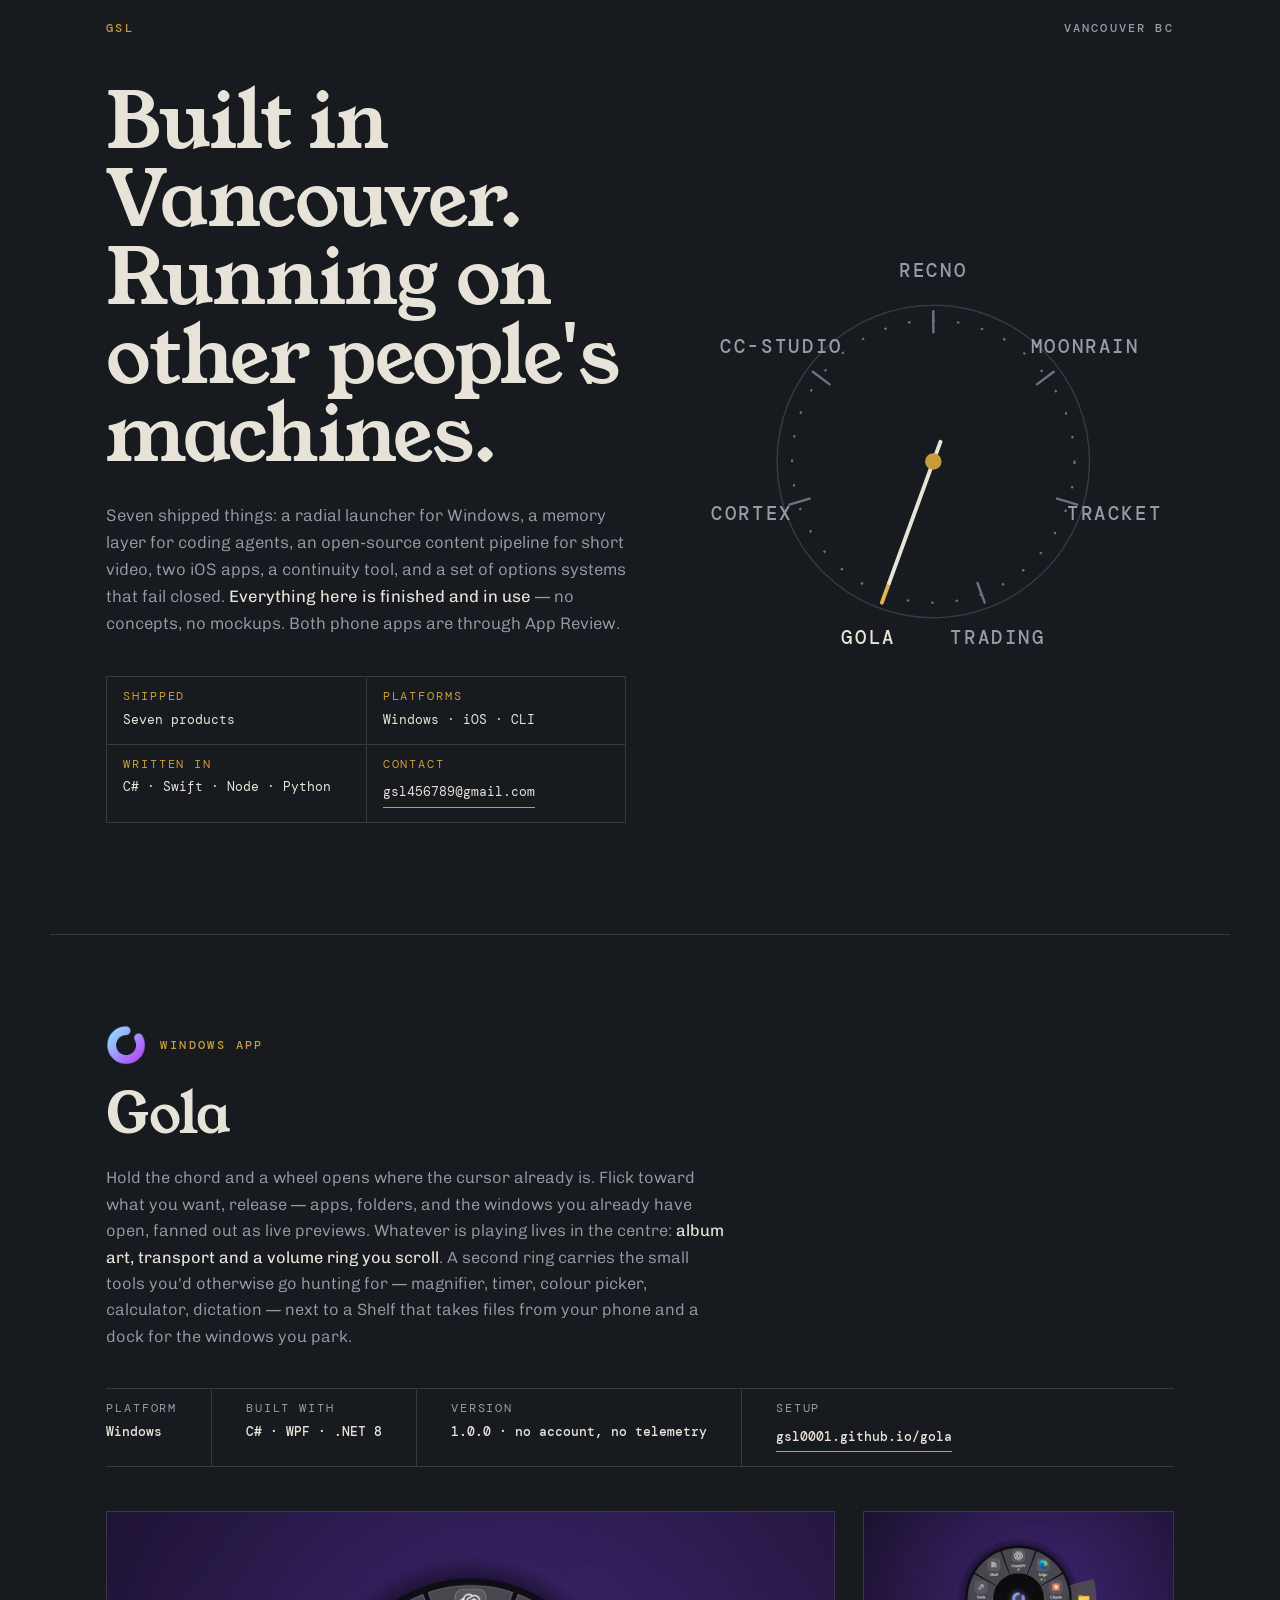
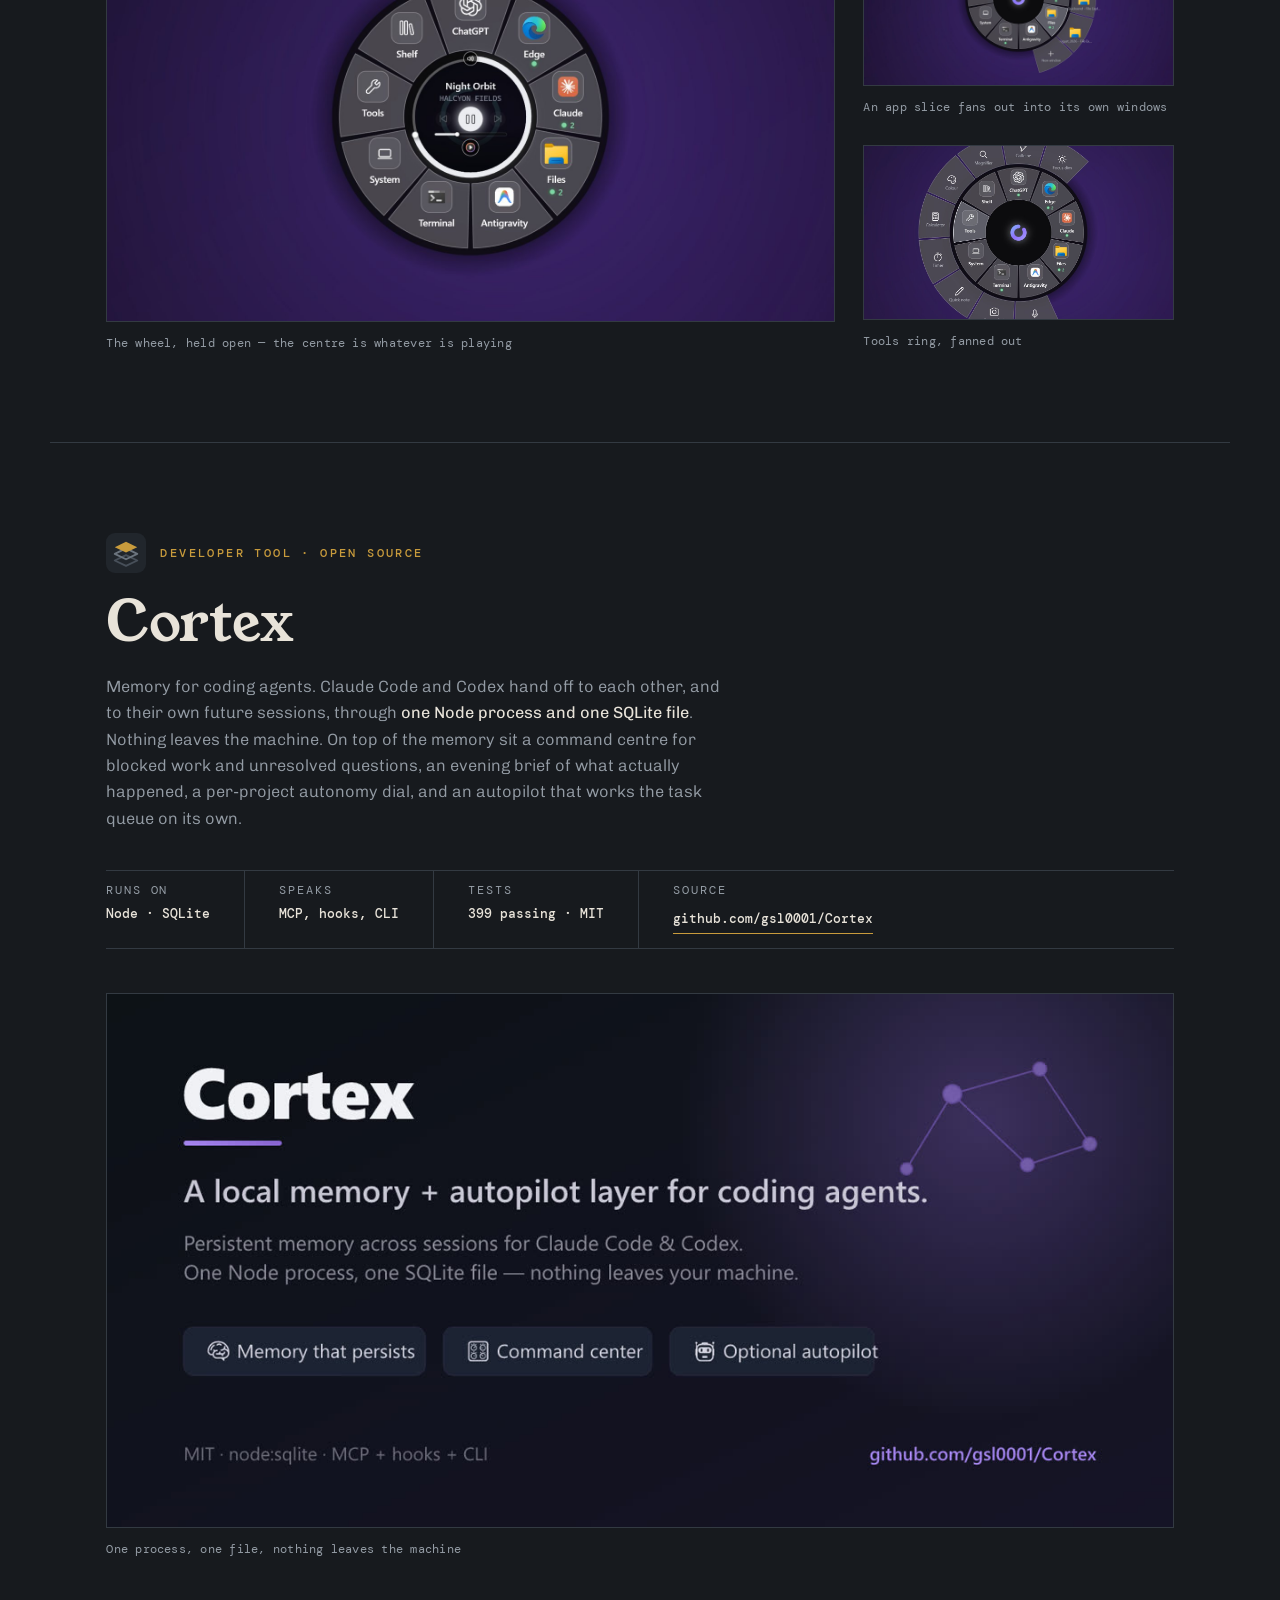
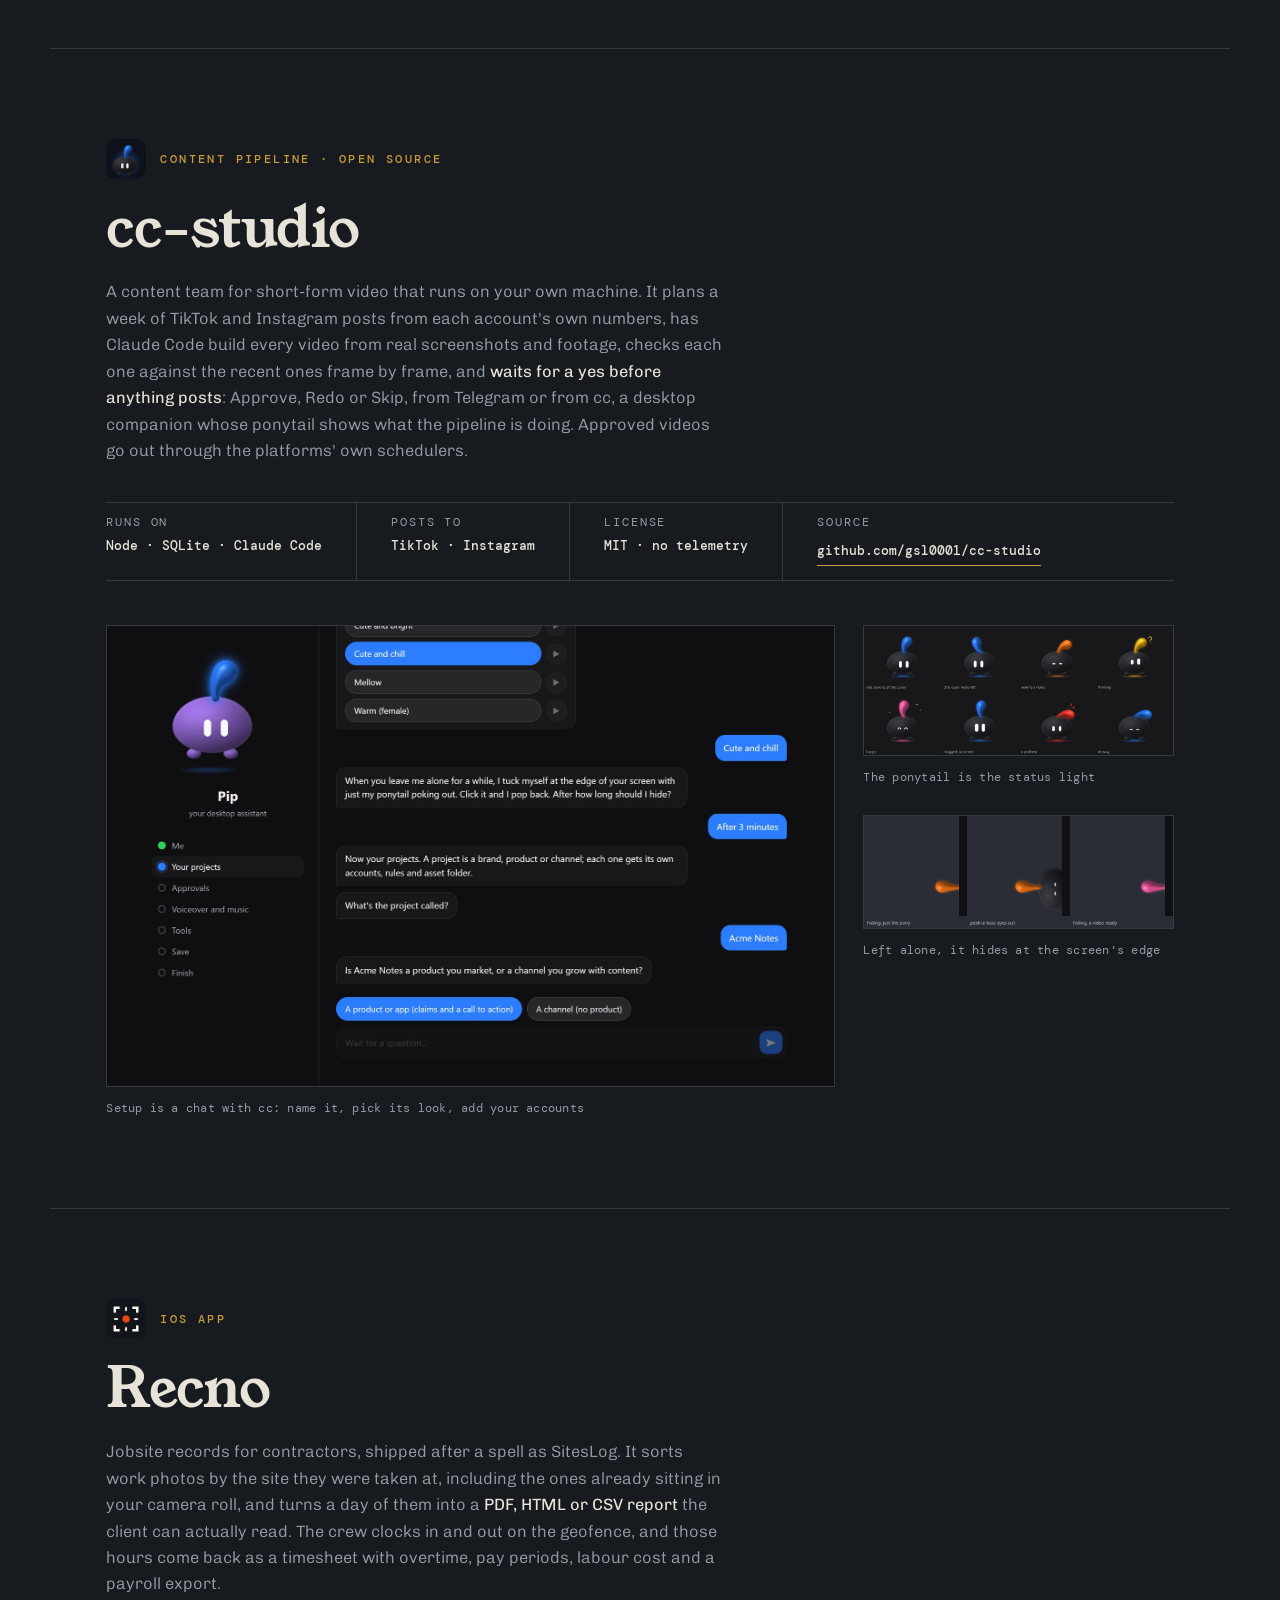
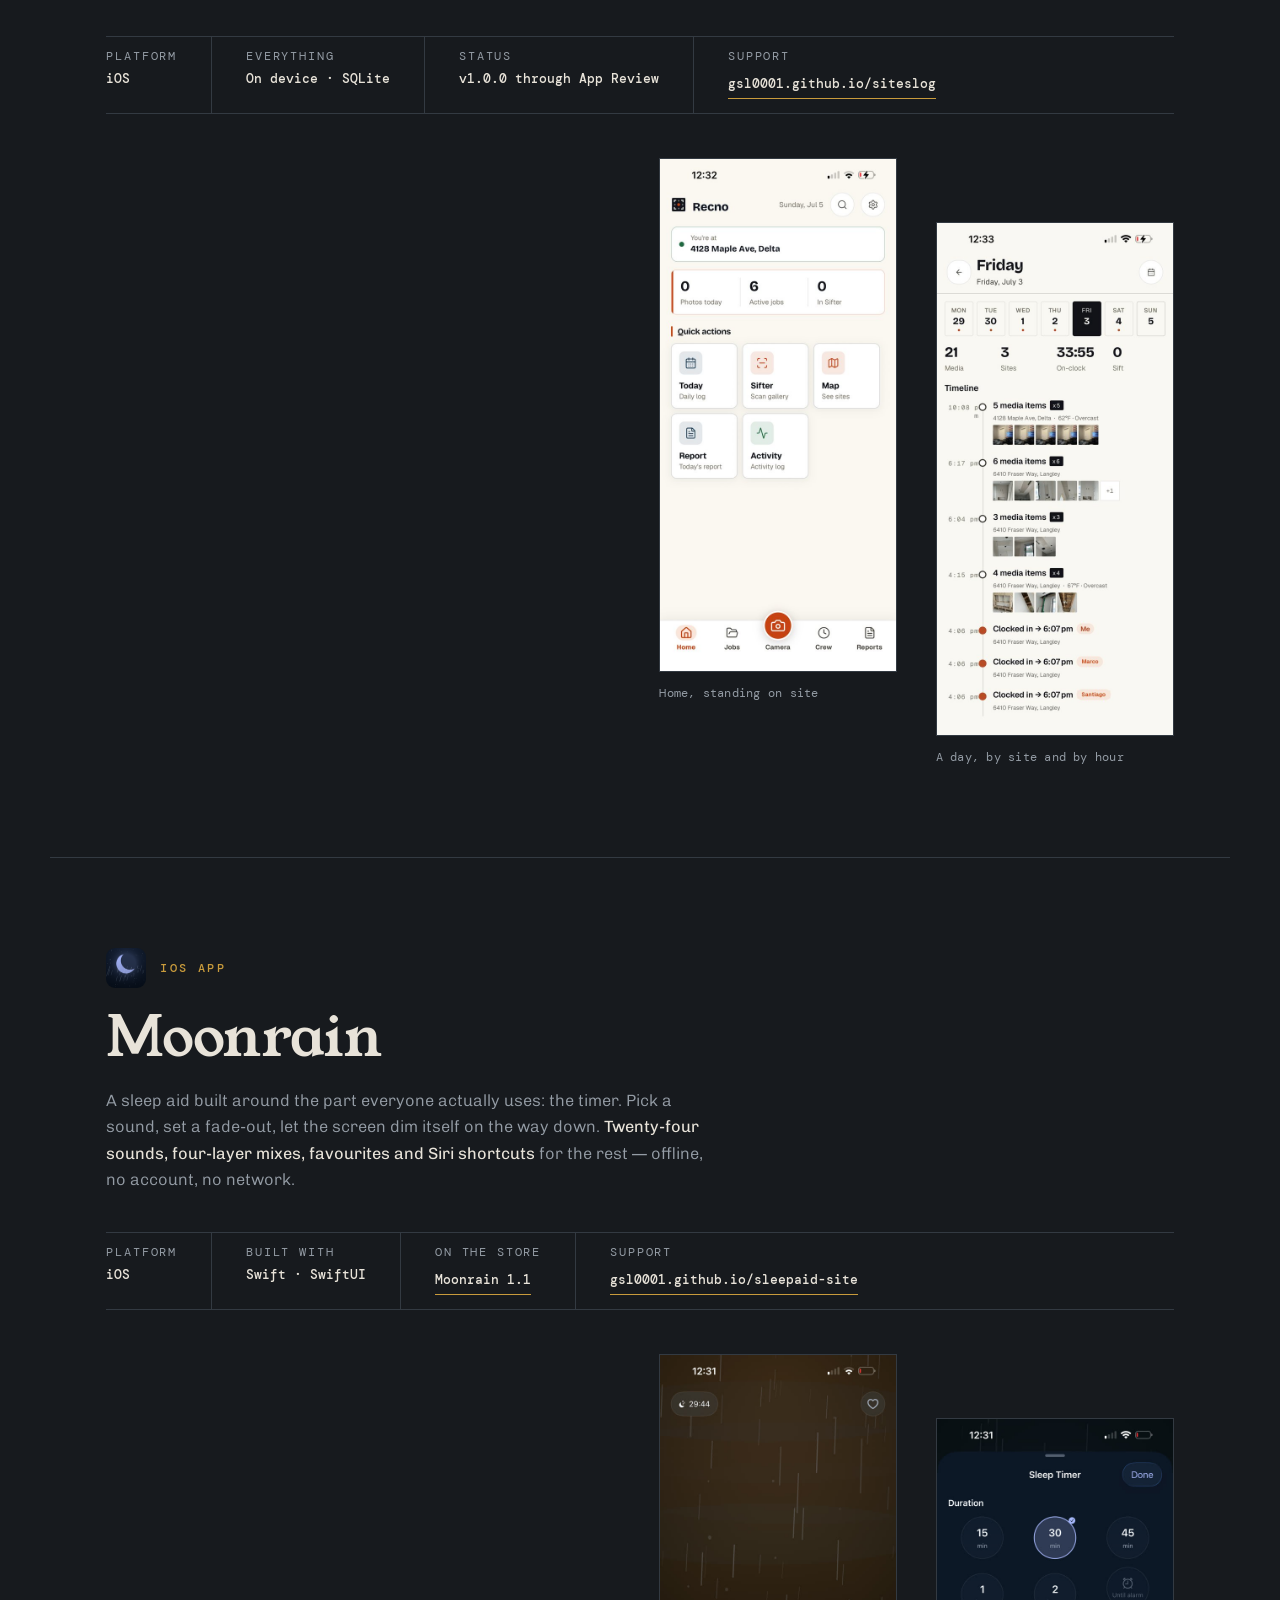
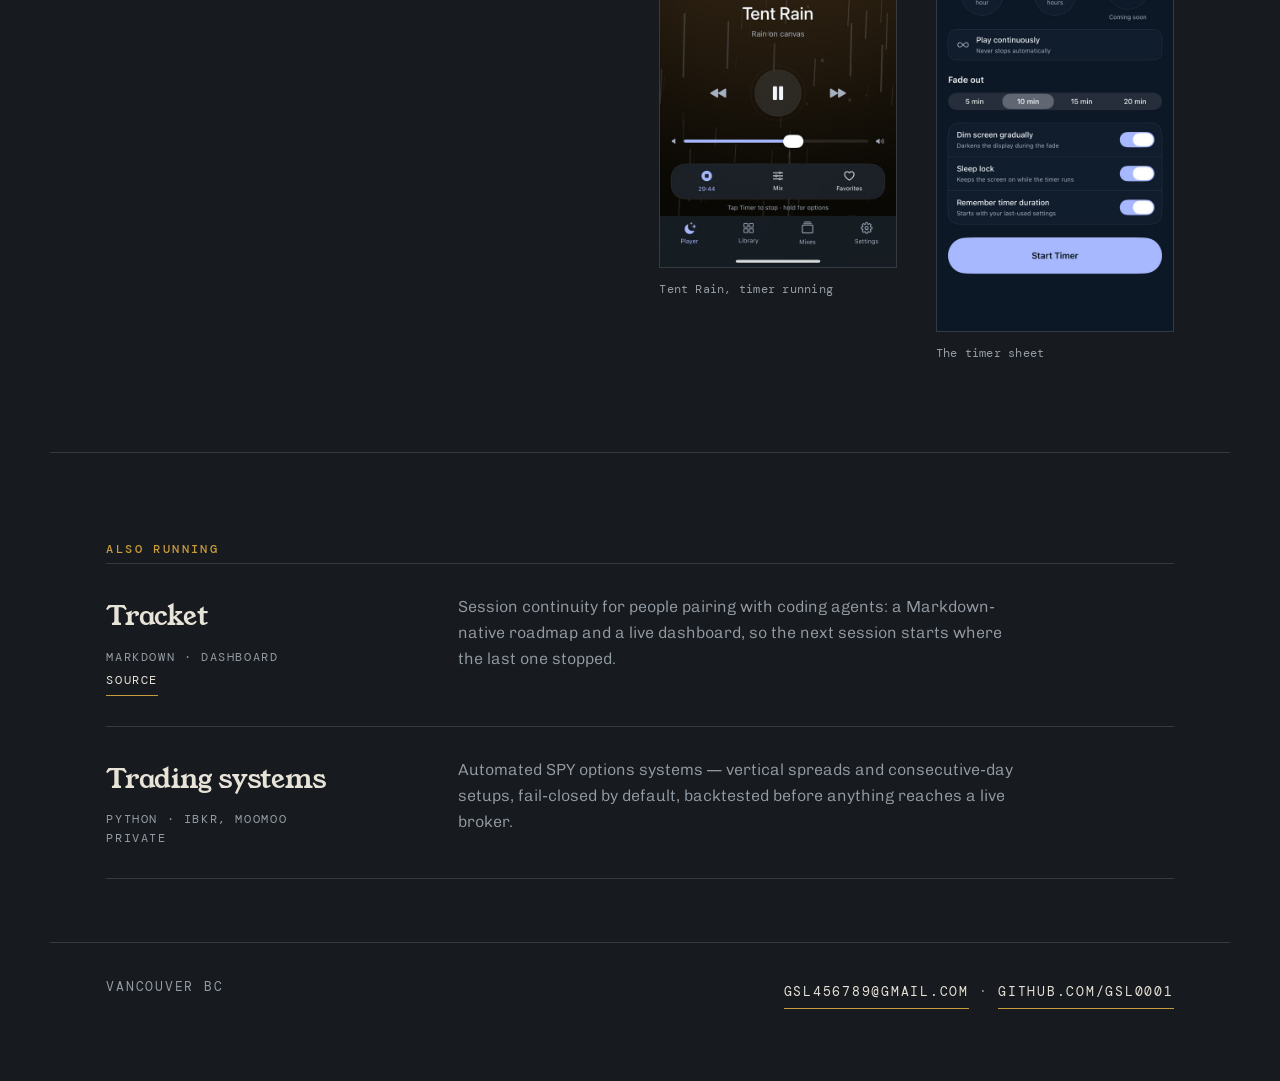
<file: index.html>
<!DOCTYPE html>
<html lang="en">
<head>
<meta charset="utf-8">
<meta name="viewport" content="width=device-width, initial-scale=1">
<title>Gurwinder Singh — shipped work</title>
<meta name="description" content="Gurwinder Singh, Vancouver BC. Gola, Cortex, cc-studio, Recno, Moonrain, Tracket — shipped Windows and iOS apps and tooling for coding agents.">
<meta property="og:title" content="Gurwinder Singh — shipped work">
<meta property="og:description" content="Built in Vancouver. Running on other people's machines.">
<meta property="og:image" content="https://gsl0001.github.io/img/hero-gola.jpg">
<link rel="icon" href="data:image/svg+xml,%3Csvg xmlns='http://www.w3.org/2000/svg' viewBox='0 0 32 32'%3E%3Crect width='32' height='32' fill='%23171A1E'/%3E%3Ccircle cx='16' cy='16' r='11' fill='none' stroke='%23C89B3C' stroke-width='1.6'/%3E%3Cpath d='M16 16 L16 7' stroke='%23E8E3D9' stroke-width='2.4' stroke-linecap='round'/%3E%3C/svg%3E">
<link rel="preconnect" href="https://fonts.googleapis.com">
<link rel="preconnect" href="https://fonts.gstatic.com" crossorigin>
<link href="https://fonts.googleapis.com/css2?family=Chivo:wght@300;400&family=DM+Mono:wght@400;500&family=Young+Serif&display=swap" rel="stylesheet">
<script>document.documentElement.classList.add('js')</script>
<style>
:root{
  /* machined slate and brass — one accent, no second colour */
  --iron:#171A1E;      /* ground */
  --plate:#21262C;     /* lifted surfaces */
  --etch:#333A42;      /* decorative hairlines (never carries meaning) */
  --tick:#6B747E;      /* dial marks — 3.68:1, clears WCAG 1.4.11 */
  --ash:#949CA5;       /* secondary text — 6.28:1 */
  --bone:#E8E3D9;      /* primary text — 13.65:1 */
  --brass:#C89B3C;     /* the accent — 6.82:1 */
  --lit:#E0B451;       /* accent, active — 8.99:1 */

  --display:"Young Serif",Georgia,"Times New Roman",serif;
  --body:"Chivo",system-ui,-apple-system,sans-serif;
  --mono:"DM Mono",ui-monospace,"SFMono-Regular",monospace;

  --gap:clamp(18px,2.2vw,28px);
  --band:clamp(76px,10vh,132px);
}
*{box-sizing:border-box}
html{scroll-behavior:smooth}
body{margin:0;background:var(--iron);color:var(--ash);
     font:300 clamp(16.5px,1.02vw,18.5px)/1.62 var(--body);
     -webkit-font-smoothing:antialiased;text-rendering:optimizeLegibility}
img{display:block;max-width:100%;height:auto}
a{color:inherit}
:focus-visible{outline:2px solid var(--lit);outline-offset:3px;border-radius:1px}
/* scroll targets keep a visible indicator, but it hugs the band instead of ballooning */
[tabindex="-1"]:focus-visible{outline-offset:-2px}

.wrap{max-width:1180px;margin:0 auto;padding:0 clamp(22px,4.4vw,60px)}

.skip{position:absolute;left:-9999px;top:0;z-index:20;background:var(--plate);
      color:var(--bone);padding:12px 18px;font:500 13px/1 var(--mono)}
.skip:focus{left:12px;top:12px}

/* ── masthead ─────────────────────────────────────────────────── */
.mast{display:flex;justify-content:space-between;align-items:baseline;
      padding:22px 0 0;margin:0;font:500 12px/1 var(--mono);letter-spacing:.18em;
      text-transform:uppercase;color:var(--ash)}
.mast .sig{color:var(--brass)}

/* ── hero ─────────────────────────────────────────────────────── */
.hero{min-height:100vh;min-height:100svh;display:grid;
      grid-template-columns:minmax(0,1fr) minmax(0,.92fr);
      align-items:center;gap:clamp(32px,5vw,72px);
      padding:calc(var(--band)*.5) 0 var(--band)}
h1{font-family:var(--display);font-weight:400;
   font-size:clamp(2.75rem,6.1vw,5.1rem);line-height:1.0;letter-spacing:-.015em;
   color:var(--bone);margin:0 0 28px;max-width:13ch;text-wrap:balance}
.lede{margin:0 0 40px;max-width:52ch;font-size:clamp(1.04rem,1.15vw,1.2rem)}
.lede b{color:var(--bone);font-weight:400}

.standing{display:grid;grid-template-columns:repeat(2,minmax(0,1fr));
          gap:1px;background:var(--etch);border:1px solid var(--etch);max-width:520px}
.standing > div{background:var(--iron);padding:14px 16px}
.standing dt{font:400 11.5px/1 var(--mono);letter-spacing:.16em;text-transform:uppercase;
             color:var(--brass);margin:0 0 8px}
.standing dd{margin:0;font:400 13px/1.45 var(--mono);color:var(--bone)}
.standing a{color:var(--bone);text-decoration:none;
            border-bottom:1px solid var(--brass);display:inline-block;padding:5px 0;
            word-break:break-word}
.standing a:hover{color:var(--lit);border-color:var(--lit)}

/* ── the dial: one instrument, the page's only ornament ───────── */
/* no JS, no dial — don't reserve a hole for an instrument that never arrives */
.slot{display:none}
.js .slot{display:block;position:relative;aspect-ratio:320/300;width:100%;
          max-width:520px;justify-self:center}
html:not(.js) .hero{grid-template-columns:1fr;min-height:auto}
.layer{position:fixed;inset:0;overflow:hidden;pointer-events:none;z-index:6}
.dial{position:absolute;left:0;top:0;width:min(520px,calc(100vw - 60px));pointer-events:auto;
      transform-origin:50% 50%}
.dial svg{width:100%;height:auto;display:block;overflow:visible}

.bezel{fill:none;stroke:var(--etch);stroke-width:1}
.ticks{stroke:var(--tick);stroke-width:1.4}
.mark{stroke:var(--tick);stroke-width:1.6;stroke-linecap:round}
.mark.on{stroke:var(--lit);stroke-width:2.6}
.hub{fill:var(--brass)}
.needle{stroke:var(--bone);stroke-width:2.6;stroke-linecap:round}
.sweep{transform-box:view-box;transform-origin:160px 150px;transform:rotate(var(--a,-160deg))}

.ring-nav text{font:500 12.5px/1 var(--mono);letter-spacing:.14em;text-transform:uppercase;
               fill:var(--ash);text-anchor:middle;dominant-baseline:middle}
.ring-nav a:hover text,.ring-nav a:focus-visible text{fill:var(--lit)}
.ring-nav a.on text{fill:var(--bone)}
.ring-nav rect{fill:transparent}
.dial.parked .ring-nav{visibility:hidden}
.dial.parked .bezel{stroke:var(--tick)}

/* ── product bands ────────────────────────────────────────────── */
.work{padding-block:var(--band);border-top:1px solid var(--etch)}
.role{font:500 12px/1 var(--mono);letter-spacing:.2em;text-transform:uppercase;
      color:var(--brass);margin:0 0 20px;display:flex;align-items:center;gap:14px}
/* the app's own mark, at the size it was drawn to be read at */
.role img{width:40px;height:40px;border-radius:9px;flex:none}
.work h2{font-family:var(--display);font-weight:400;
         font-size:clamp(2.2rem,4.4vw,3.5rem);line-height:1.04;letter-spacing:-.012em;
         color:var(--bone);margin:0 0 22px}
.say{margin:0 0 38px;max-width:62ch;font-size:clamp(1.02rem,1.1vw,1.14rem)}
.say b{color:var(--bone);font-weight:400}

.facts{display:flex;flex-wrap:wrap;margin:0 0 44px;border-top:1px solid var(--etch);
       border-bottom:1px solid var(--etch)}
.facts > div{padding:14px clamp(20px,3vw,34px) 14px 0;margin-right:clamp(20px,3vw,34px);
             border-right:1px solid var(--etch)}
.facts > div:last-child{border-right:0;margin-right:0;padding-right:0}
.facts dt{font:400 11.5px/1 var(--mono);letter-spacing:.16em;text-transform:uppercase;
          color:var(--ash);margin:0 0 8px}
.facts dd{margin:0;font:500 13px/1.4 var(--mono);color:var(--bone)}
.facts a{color:var(--bone);text-decoration:none;border-bottom:1px solid var(--brass);
         display:inline-block;padding:5px 0;word-break:break-word}
.facts a:hover{color:var(--lit);border-color:var(--lit)}

.shots{display:grid;gap:var(--gap)}
.shots.wide{grid-template-columns:2.35fr 1fr;align-items:start}
.stack{display:grid;gap:var(--gap);align-content:start}
.shots.phones{grid-template-columns:repeat(2,minmax(0,238px));justify-content:end;
              gap:clamp(20px,3vw,40px)}
.shots.phones figure:last-child{margin-top:clamp(28px,5vw,64px)}

figure{margin:0}
.plate{border:1px solid var(--etch);background:var(--plate);overflow:hidden}
.plate img{width:100%}
figcaption{margin-top:12px;font:400 12px/1.55 var(--mono);letter-spacing:.02em;
           color:var(--ash)}

/* ── also running ─────────────────────────────────────────────── */
.also{padding-block:var(--band) clamp(48px,7vh,80px);border-top:1px solid var(--etch)}
.also > h2{font:500 12px/1 var(--mono);letter-spacing:.2em;text-transform:uppercase;
           color:var(--brass);margin:0 0 8px}
.entry{display:grid;grid-template-columns:minmax(0,300px) minmax(0,1fr);
       gap:clamp(20px,4vw,64px);padding:30px 0;border-top:1px solid var(--etch)}
.entry:last-of-type{border-bottom:1px solid var(--etch)}
.entry h3{font-family:var(--display);font-weight:400;font-size:1.7rem;letter-spacing:-.01em;
          margin:0 0 10px;color:var(--bone)}
.entry .tag{margin:0;font:400 11.5px/1.6 var(--mono);letter-spacing:.14em;
            text-transform:uppercase;color:var(--ash)}
.entry p.note{margin:0;max-width:56ch;font-size:1rem}
.entry a{color:var(--bone);text-decoration:none;border-bottom:1px solid var(--brass);
         display:inline-block;padding:5px 0}
.entry a:hover{color:var(--lit);border-color:var(--lit)}

footer.wrap{border-top:1px solid var(--etch);padding-block:34px 72px;display:flex;
       flex-wrap:wrap;justify-content:space-between;gap:14px;
       font:400 12.5px/1.7 var(--mono);letter-spacing:.14em;text-transform:uppercase;
       color:var(--ash)}
footer a{color:var(--bone);text-decoration:none;border-bottom:1px solid var(--brass);
         display:inline-block;padding:5px 0}
footer a:hover{color:var(--lit);border-color:var(--lit)}

@media (max-width:1023px){
  .hero{grid-template-columns:1fr;min-height:auto;
        padding:clamp(28px,6vh,56px) 0 var(--band);gap:clamp(40px,7vw,64px)}
  .slot{max-width:340px;justify-self:start;order:-1}
  .dial{width:min(340px,calc(100vw - 56px))}
  .standing{max-width:none}
  .shots.wide{grid-template-columns:1fr}
  .shots.phones{grid-template-columns:repeat(2,minmax(0,1fr));justify-content:stretch}
  .shots.phones figure:last-child{margin-top:0}
  .entry{grid-template-columns:1fr;gap:12px}
  .facts > div{border-right:0;margin-right:0;padding-right:0;
               width:100%;border-top:1px solid var(--etch)}
  .facts > div:first-child{border-top:0}
}
@media (max-width:460px){
  .standing{grid-template-columns:1fr}
}
@media (prefers-reduced-motion:reduce){
  html{scroll-behavior:auto}
  .sweep{transition:none !important}
}
</style>
</head>
<body>

<a class="skip" href="#work">Skip to the work</a>

<div class="layer" id="layer" aria-hidden="true"></div>

<div class="wrap">
  <p class="mast"><span class="sig">GSL</span><span>Vancouver BC</span></p>

  <header class="hero">
    <div>
      <h1>Built in Vancouver. Running on other people's machines.</h1>
      <p class="lede">Seven shipped things: a radial launcher for Windows, a memory layer for
        coding agents, an open-source content pipeline for short video, two iOS apps, a continuity tool, and a set of options systems that
        fail closed. <b>Everything here is finished and in use</b> — no concepts, no mockups.
        Both phone apps are through App Review.</p>

      <dl class="standing">
        <div><dt>Shipped</dt><dd>Seven products</dd></div>
        <div><dt>Platforms</dt><dd>Windows · iOS · CLI</dd></div>
        <div><dt>Written in</dt><dd>C# · Swift · Node · Python</dd></div>
        <div><dt>Contact</dt><dd><a href="mailto:gsl456789@gmail.com">gsl456789@gmail.com</a></dd></div>
      </dl>
    </div>

    <div class="slot" id="slot"></div>
  </header>
</div>

<main id="work">

  <section class="work wrap" id="gola" data-product="Gola">
    <p class="role"><img src="img/logo-gola.png" width="96" height="96" alt="" decoding="async">Windows app</p>
    <h2>Gola</h2>
    <p class="say">Hold the chord and a wheel opens where the cursor already is. Flick toward
      what you want, release — apps, folders, and the windows you already have open, fanned out
      as live previews. Whatever is playing lives in the centre: <b>album art, transport and a
      volume ring you scroll</b>. A second ring carries the small tools you'd otherwise go
      hunting for — magnifier, timer, colour picker, calculator, dictation — next to a Shelf
      that takes files from your phone and a dock for the windows you park.</p>
    <dl class="facts">
      <div><dt>Platform</dt><dd>Windows</dd></div>
      <div><dt>Built with</dt><dd>C# · WPF · .NET 8</dd></div>
      <div><dt>Version</dt><dd>1.0.0 · no account, no telemetry</dd></div>
      <div><dt>Setup</dt><dd><a href="https://gsl0001.github.io/gola/">gsl0001.github.io/gola</a></dd></div>
    </dl>
    <div class="shots wide">
      <figure>
        <div class="plate">
          <img src="img/hero-gola.jpg" width="1600" height="900" loading="lazy" decoding="async"
            alt="Gola's wheel held open: a track playing in the centre hub with album art, transport and a volume ring, apps around it">
        </div>
        <figcaption>The wheel, held open — the centre is whatever is playing</figcaption>
      </figure>
      <div class="stack">
        <figure>
          <div class="plate">
            <img src="img/gola-fan.jpg" width="1400" height="788" loading="lazy" decoding="async"
              alt="Gola's Files slice fanned out into its two open Explorer windows plus a New window action">
          </div>
          <figcaption>An app slice fans out into its own windows</figcaption>
        </figure>
        <figure>
          <div class="plate">
            <img src="img/gola-tools.jpg" width="1200" height="675" loading="lazy" decoding="async"
              alt="Gola's outer Tools ring fanned out: magnifier, colour, calculator, timer, quick note, screenshot, dictate, caffeine, focus dim">
          </div>
          <figcaption>Tools ring, fanned out</figcaption>
        </figure>
      </div>
    </div>
  </section>

  <section class="work wrap" id="cortex" data-product="Cortex">
    <p class="role"><img src="img/logo-cortex.svg" width="96" height="96" alt="" decoding="async">Developer tool · open source</p>
    <h2>Cortex</h2>
    <p class="say">Memory for coding agents. Claude Code and Codex hand off to each other, and
      to their own future sessions, through <b>one Node process and one SQLite file</b>.
      Nothing leaves the machine. On top of the memory sit a command centre for blocked work and
      unresolved questions, an evening brief of what actually happened, a per-project autonomy
      dial, and an autopilot that works the task queue on its own.</p>
    <dl class="facts">
      <div><dt>Runs on</dt><dd>Node · SQLite</dd></div>
      <div><dt>Speaks</dt><dd>MCP, hooks, CLI</dd></div>
      <div><dt>Tests</dt><dd>399 passing · MIT</dd></div>
      <div><dt>Source</dt><dd><a href="https://github.com/gsl0001/Cortex">github.com/gsl0001/Cortex</a></dd></div>
    </dl>
    <div class="shots">
      <figure>
        <div class="plate">
          <img src="img/cortex.jpg" width="1200" height="600" loading="lazy" decoding="async"
            alt="Cortex title card: a local memory and autopilot layer for coding agents">
        </div>
        <figcaption>One process, one file, nothing leaves the machine</figcaption>
      </figure>
    </div>
  </section>

  <section class="work wrap" id="cc-studio" data-product="cc-studio">
    <p class="role"><img src="img/logo-ccstudio.png" width="96" height="96" alt="" decoding="async">Content pipeline · open source</p>
    <h2>cc-studio</h2>
    <p class="say">A content team for short-form video that runs on your own machine. It plans
      a week of TikTok and Instagram posts from each account's own numbers, has Claude Code
      build every video from real screenshots and footage, checks each one against the recent
      ones frame by frame, and <b>waits for a yes before anything posts</b>: Approve, Redo or
      Skip, from Telegram or from cc, a desktop companion whose ponytail shows what the
      pipeline is doing. Approved videos go out through the platforms' own schedulers.</p>
    <dl class="facts">
      <div><dt>Runs on</dt><dd>Node · SQLite · Claude Code</dd></div>
      <div><dt>Posts to</dt><dd>TikTok · Instagram</dd></div>
      <div><dt>License</dt><dd>MIT · no telemetry</dd></div>
      <div><dt>Source</dt><dd><a href="https://github.com/gsl0001/cc-studio">github.com/gsl0001/cc-studio</a></dd></div>
    </dl>
    <div class="shots wide">
      <figure>
        <div class="plate">
          <img src="img/ccstudio-setup.jpg" width="1600" height="1013" loading="lazy" decoding="async"
            alt="cc-studio's setup page: a chat with cc, a purple character named Pip, choosing its voice and adding a first project">
        </div>
        <figcaption>Setup is a chat with cc: name it, pick its look, add your accounts</figcaption>
      </figure>
      <div class="stack">
        <figure>
          <div class="plate">
            <img src="img/ccstudio-moods.jpg" width="1040" height="436" loading="lazy" decoding="async"
              alt="cc in eight moods, its ponytail blue when idle, orange while making a video, pink when happy and red for a problem">
          </div>
          <figcaption>The ponytail is the status light</figcaption>
        </figure>
        <figure>
          <div class="plate">
            <img src="img/ccstudio-peek.jpg" width="780" height="284" loading="lazy" decoding="async"
              alt="cc hidden at the edge of the screen with only its ponytail poking out">
          </div>
          <figcaption>Left alone, it hides at the screen's edge</figcaption>
        </figure>
      </div>
    </div>
  </section>

  <section class="work wrap" id="recno" data-product="Recno">
    <p class="role"><img src="img/logo-recno.png" width="96" height="96" alt="" decoding="async">iOS app</p>
    <h2>Recno</h2>
    <p class="say">Jobsite records for contractors, shipped after a spell as SitesLog. It sorts work photos by
      the site they were taken at, including the ones already sitting in your camera roll, and
      turns a day of them into a <b>PDF, HTML or CSV report</b> the client can actually read.
      The crew clocks in and out on the geofence, and those hours come back as a timesheet with
      overtime, pay periods, labour cost and a payroll export.</p>
    <dl class="facts">
      <div><dt>Platform</dt><dd>iOS</dd></div>
      <div><dt>Everything</dt><dd>On device · SQLite</dd></div>
      <div><dt>Status</dt><dd>v1.0.0 through App Review</dd></div>
      <div><dt>Support</dt><dd><a href="https://gsl0001.github.io/siteslog/">gsl0001.github.io/siteslog</a></dd></div>
    </dl>
    <div class="shots phones">
      <figure>
        <div class="plate">
          <img src="img/recno-home.jpg" width="560" height="1214" loading="lazy" decoding="async"
            alt="Recno home screen showing the jobsite you are standing on, photo and job counters, and quick actions">
        </div>
        <figcaption>Home, standing on site</figcaption>
      </figure>
      <figure>
        <div class="plate">
          <img src="img/recno-day.jpg" width="560" height="1214" loading="lazy" decoding="async"
            alt="Recno daily log: a timeline of the day's photos by site, with crew clock-ins and hours on the clock">
        </div>
        <figcaption>A day, by site and by hour</figcaption>
      </figure>
    </div>
  </section>

  <section class="work wrap" id="moonrain" data-product="Moonrain">
    <p class="role"><img src="img/logo-moonrain.png" width="96" height="96" alt="" decoding="async">iOS app</p>
    <h2>Moonrain</h2>
    <p class="say">A sleep aid built around the part everyone actually uses: the timer. Pick a
      sound, set a fade-out, let the screen dim itself on the way down. <b>Twenty-four sounds,
      four-layer mixes, favourites and Siri shortcuts</b> for the rest — offline, no account,
      no network.</p>
    <dl class="facts">
      <div><dt>Platform</dt><dd>iOS</dd></div>
      <div><dt>Built with</dt><dd>Swift · SwiftUI</dd></div>
      <div><dt>On the store</dt><dd><a href="https://apps.apple.com/us/app/moonrain-sleep-sounds/id6789770084">Moonrain 1.1</a></dd></div>
      <div><dt>Support</dt><dd><a href="https://gsl0001.github.io/sleepaid-site/">gsl0001.github.io/sleepaid-site</a></dd></div>
    </dl>
    <div class="shots phones">
      <figure>
        <div class="plate">
          <img src="img/moonrain-player.jpg" width="560" height="1214" loading="lazy" decoding="async"
            alt="Moonrain playing Tent Rain with a 29 minute sleep timer running">
        </div>
        <figcaption>Tent Rain, timer running</figcaption>
      </figure>
      <figure>
        <div class="plate">
          <img src="img/moonrain-timer.jpg" width="560" height="1214" loading="lazy" decoding="async"
            alt="Moonrain sleep timer sheet with durations, fade out and dim screen options">
        </div>
        <figcaption>The timer sheet</figcaption>
      </figure>
    </div>
  </section>

  <section class="also wrap">
    <h2>Also running</h2>

    <article class="entry" id="tracket" data-product="Tracket">
      <div>
        <h3>Tracket</h3>
        <p class="tag">Markdown · dashboard<br><a href="https://github.com/gsl0001/tracket">Source</a></p>
      </div>
      <p class="note">Session continuity for people pairing with coding agents: a
        Markdown-native roadmap and a live dashboard, so the next session starts where the
        last one stopped.</p>
    </article>

    <article class="entry" id="trading" data-product="Trading">
      <div>
        <h3>Trading systems</h3>
        <p class="tag">Python · IBKR, Moomoo<br>Private</p>
      </div>
      <p class="note">Automated SPY options systems — vertical spreads and consecutive-day
        setups, fail-closed by default, backtested before anything reaches a live broker.</p>
    </article>
  </section>

</main>

<footer class="wrap">
  <span>Vancouver BC</span>
  <span><a href="mailto:gsl456789@gmail.com">gsl456789@gmail.com</a> · <a href="https://github.com/gsl0001">github.com/gsl0001</a></span>
</footer>

<script>
// The dial is the whole interaction budget: it builds itself from the sections that
// exist, sweeps once on power-on, then tracks reading position.
// ponytail: no observers, no libraries — one rect read and one style write per frame.
(function(){
  var slot  = document.getElementById('slot');
  var layer = document.getElementById('layer');
  var items = Array.prototype.slice.call(document.querySelectorAll('[data-product]'));
  if (!slot || items.length < 2) return;

  var CX = 160, CY = 150, SPAN = 320, START = -160;
  var NS = 'http://www.w3.org/2000/svg';

  function el(name, attrs){
    var e = document.createElementNS(NS, name);
    for (var k in attrs) e.setAttribute(k, attrs[k]);
    return e;
  }
  function pol(r, deg){
    var t = (deg - 90) * Math.PI / 180;
    return [CX + r * Math.cos(t), CY + r * Math.sin(t)];
  }
  function angleOf(i){ return START + (SPAN * i) / (items.length - 1); }

  // ── build the instrument ──────────────────────────────────────
  var dial = document.createElement('div');
  dial.className = 'dial';

  var svg = el('svg', {viewBox: '0 0 320 300', role: 'img'});
  var title = el('title', {});
  title.textContent = 'Product index — the needle tracks your position on the page';
  svg.appendChild(title);

  svg.appendChild(el('circle', {'class': 'bezel', cx: CX, cy: CY, r: 104}));
  svg.appendChild(el('circle', {'class': 'ticks', cx: CX, cy: CY, r: 94, fill: 'none',
                                pathLength: 360, 'stroke-dasharray': '1 9'}));

  var nav = el('g', {'class': 'ring-nav'});
  var marks = [], links = [];

  items.forEach(function(sec, i){
    var a = angleOf(i);
    var p1 = pol(86, a), p2 = pol(100, a), lp = pol(126, a);

    var m = el('line', {'class': 'mark', x1: p1[0], y1: p1[1], x2: p2[0], y2: p2[1]});
    svg.appendChild(m);
    marks.push(m);

    var link = el('a', {href: '#' + sec.id});
    link.appendChild(el('rect', {x: lp[0] - 44, y: lp[1] - 16, width: 88, height: 32, rx: 3}));
    var t = el('text', {x: lp[0], y: lp[1]});
    t.textContent = sec.dataset.product;
    link.appendChild(t);
    // Following the link parks the dial and hides this nav, so hand focus to the
    // destination rather than stranding it on something that just went invisible.
    sec.setAttribute('tabindex', '-1');
    link.addEventListener('click', function(){ sec.focus({preventScroll: true}); });
    nav.appendChild(link);
    links.push(link);
  });
  svg.appendChild(nav);

  var sweep = el('g', {'class': 'sweep'});
  var tip = pol(86, 0);
  sweep.appendChild(el('line', {'class': 'needle', x1: CX, y1: CY + 14, x2: tip[0], y2: tip[1]}));
  svg.appendChild(sweep);
  svg.appendChild(el('circle', {'class': 'hub', cx: CX, cy: CY, r: 5.5}));

  dial.appendChild(svg);
  layer.appendChild(dial);
  layer.removeAttribute('aria-hidden');   // the ring is real navigation, not decoration

  // ── geometry, remeasured only on resize ───────────────────────
  var still = matchMedia('(prefers-reduced-motion: reduce)');
  var pts = [], exit = 1, park = {x: 0, y: 0, s: 1}, held = null;

  function measure(){
    var wide = innerWidth > 1023;
    // The dial matches its slot, never a fixed width: ring labels overhang the box by
    // ~3% a side, and that overhang has to land in the page gutter, not off-screen.
    var size = Math.max(200, Math.min(wide ? 520 : 340, slot.getBoundingClientRect().width));
    dial.style.width = size + 'px';
    park = {x: wide ? 88 : innerWidth - 58,
            y: wide ? 84 : 58,
            s: (wide ? 116 : 76) / size};
    var hero = document.querySelector('.hero');
    exit = Math.max(1, (hero ? hero.offsetHeight : innerHeight) * 0.62);
    pts = items.map(function(s, i){
      var r = s.getBoundingClientRect();
      return {y: r.top + scrollY + r.height / 2 - innerHeight / 2, a: angleOf(i)};
    });
  }

  function lerp(a, b, t){ return a + (b - a) * t; }
  function clamp(v){ return v < 0 ? 0 : v > 1 ? 1 : v; }

  function aim(y){
    if (!pts.length) return START;
    if (y <= pts[0].y) return pts[0].a;
    for (var i = 1; i < pts.length; i++){
      if (y <= pts[i].y){
        var span = pts[i].y - pts[i - 1].y || 1;
        return lerp(pts[i - 1].a, pts[i].a, clamp((y - pts[i - 1].y) / span));
      }
    }
    return pts[pts.length - 1].a;
  }

  // ── one batch of reads, one batch of writes, per frame ────────
  var queued = false, parked = null, active = -1;

  function frame(){
    queued = false;
    var y = scrollY;                               // read
    var r = slot.getBoundingClientRect();          // read
    var t = clamp(y / exit);

    var x  = lerp(r.left + r.width / 2, park.x, t);   // write
    var yy = lerp(r.top + r.height / 2, park.y, t);
    var s  = lerp(1, park.s, t);
    dial.style.transform = 'translate3d(' + x.toFixed(1) + 'px,' + yy.toFixed(1) +
                           'px,0) translate(-50%,-50%) scale(' + s.toFixed(4) + ')';

    var isParked = t > 0.55;
    if (isParked !== parked){
      parked = isParked;
      dial.classList.toggle('parked', isParked);
    }

    if (held === null){
      var a = aim(y);
      dial.style.setProperty('--a', a.toFixed(2) + 'deg');
      var near = 0, best = Infinity;
      for (var i = 0; i < pts.length; i++){
        var d = Math.abs(pts[i].a - a);
        if (d < best){ best = d; near = i; }
      }
      if (near !== active){
        if (active > -1){
          marks[active].classList.remove('on');
          links[active].classList.remove('on');
        }
        marks[near].classList.add('on');
        links[near].classList.add('on');
        active = near;
      }
    }
  }

  function ping(){ if (!queued){ queued = true; requestAnimationFrame(frame); } }

  // ── power-on self-test: the sweep a real instrument does ──────
  function powerOn(){
    if (still.matches) return;
    held = 1;
    sweep.style.transition = 'transform 1.05s cubic-bezier(.32,.72,.24,1)';
    dial.style.setProperty('--a', (START + SPAN) + 'deg');
    setTimeout(function(){
      sweep.style.transition = 'transform .5s cubic-bezier(.32,.72,.24,1)';
      held = null;
      frame();
      setTimeout(function(){ sweep.style.transition = ''; }, 560);
    }, 1120);
  }

  addEventListener('scroll', ping, {passive: true});
  addEventListener('resize', function(){ measure(); ping(); }, {passive: true});
  still.addEventListener('change', function(){ measure(); frame(); });
  addEventListener('load', function(){ measure(); frame(); });

  measure();
  frame();
  powerOn();
})();
</script>
</body>
</html>
</file>
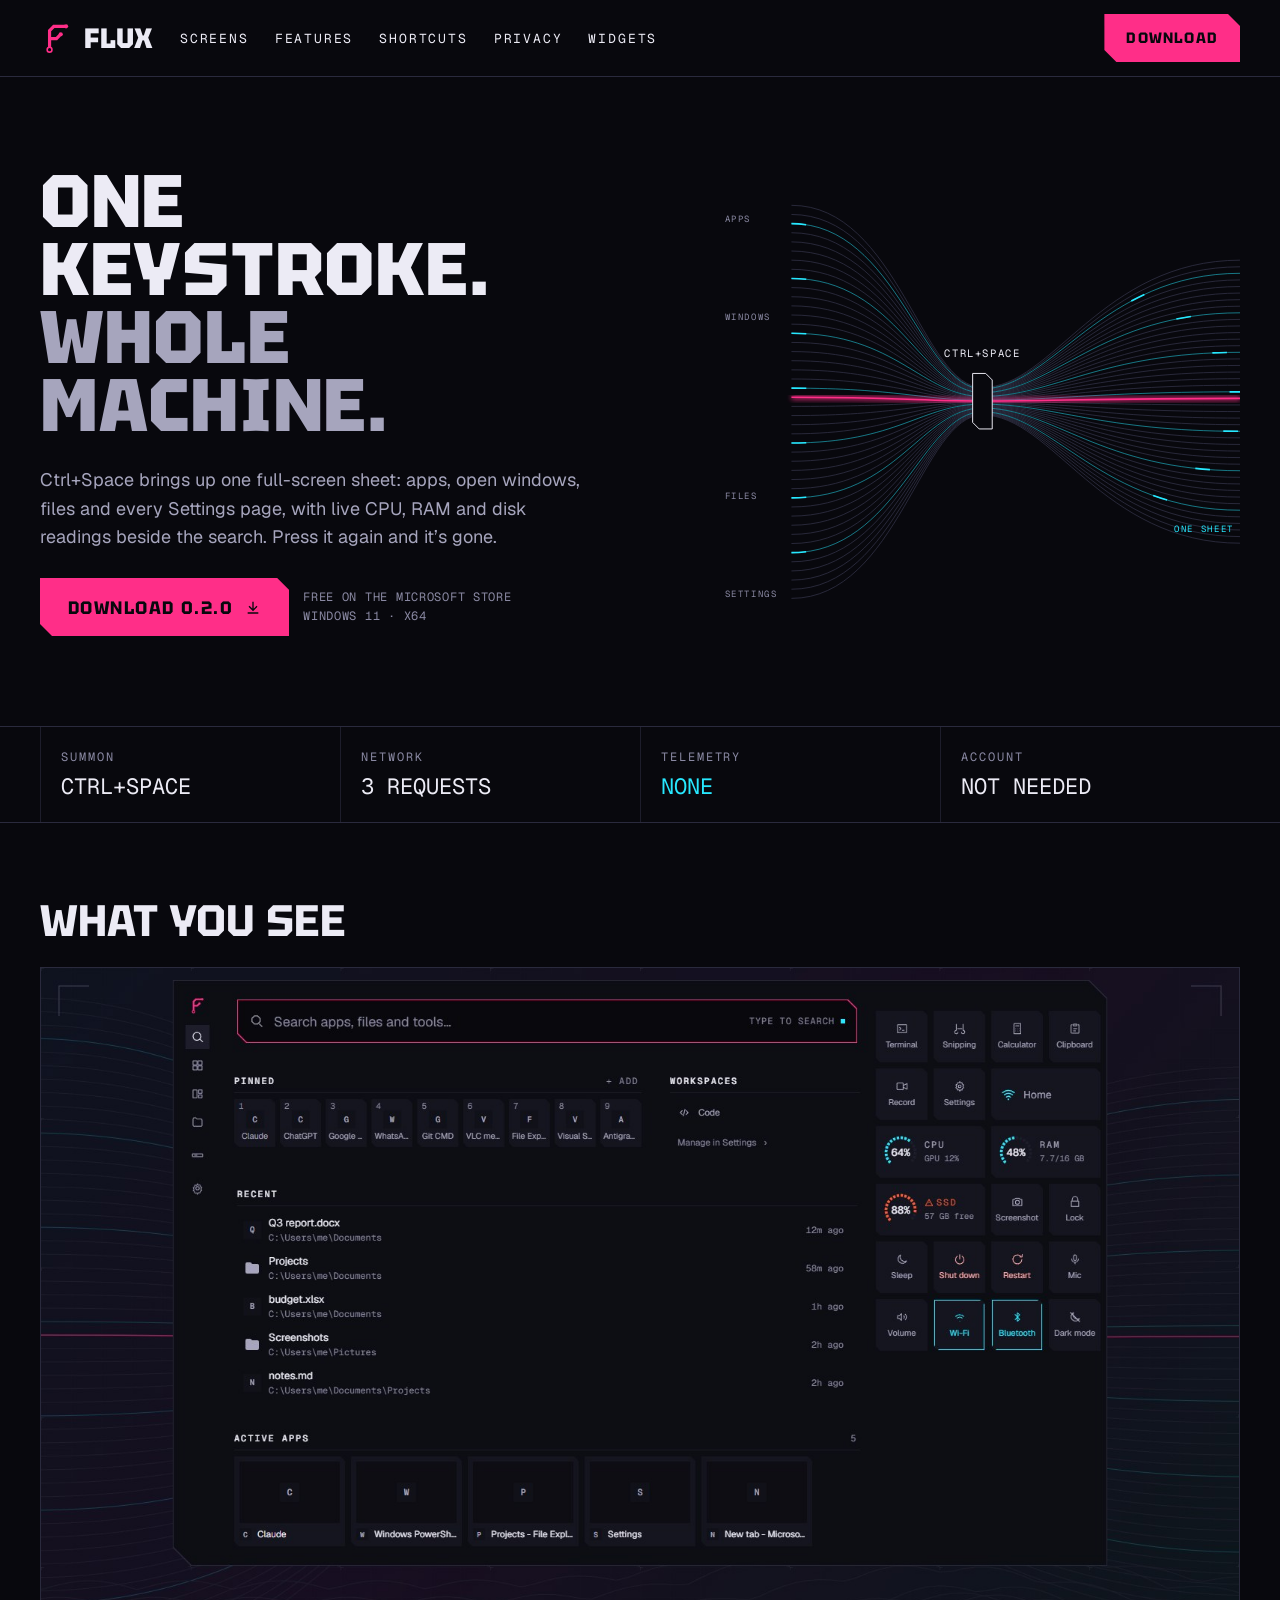
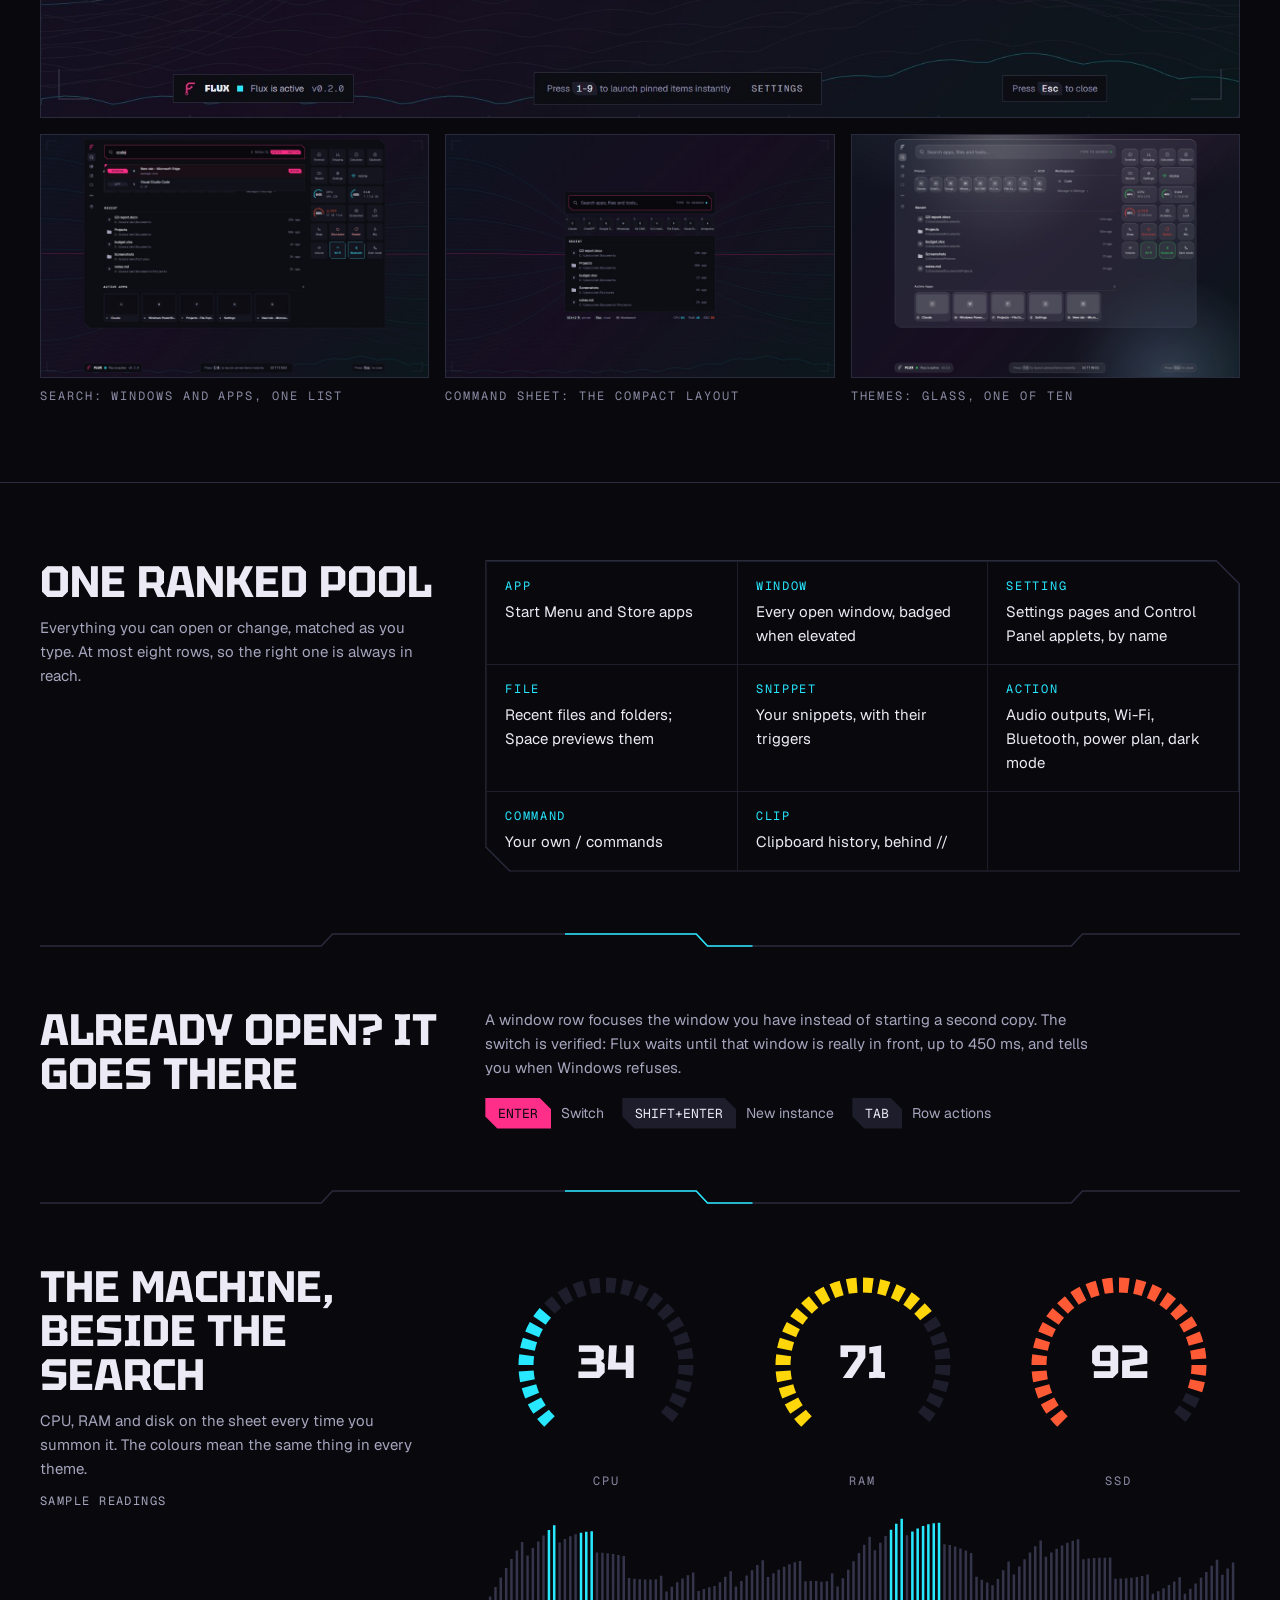
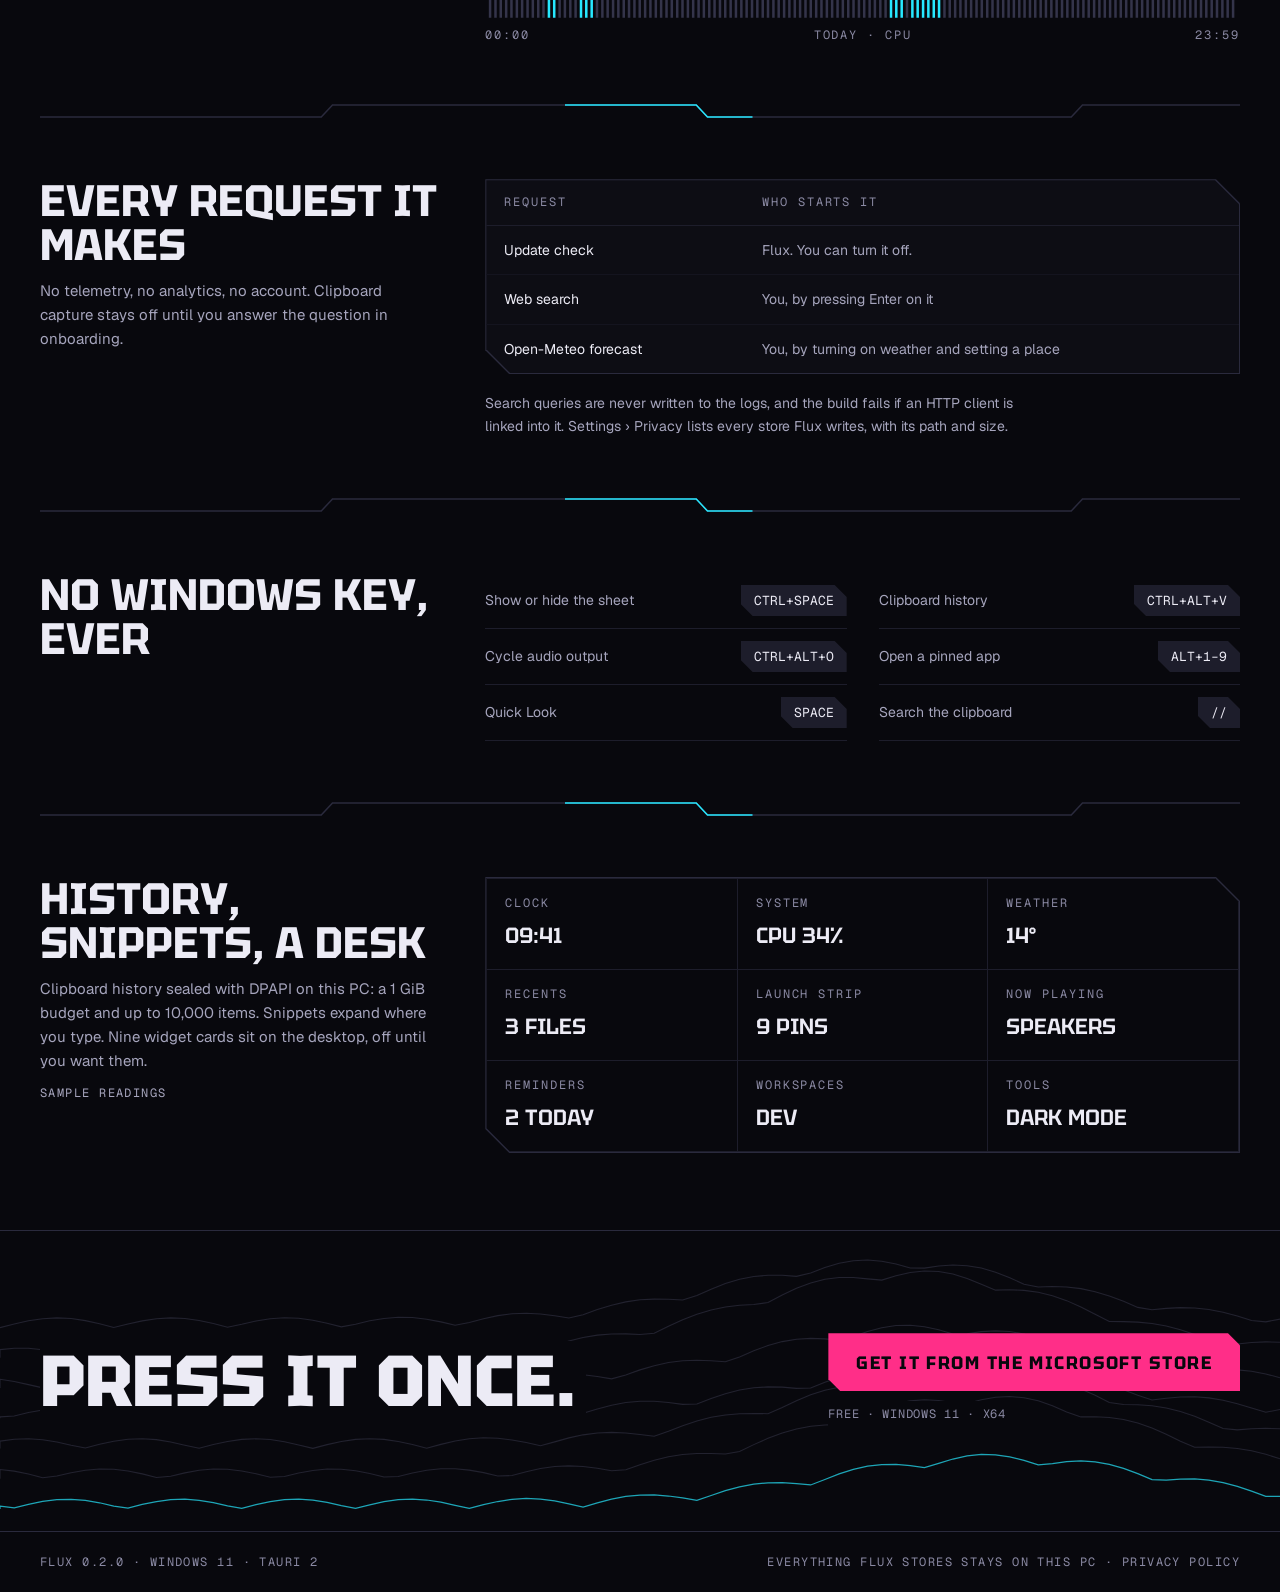
<file: flux-launcher/index.html>
<!doctype html>
<html lang="en">
<head>
<meta charset="utf-8">
<meta name="viewport" content="width=device-width, initial-scale=1">
<title>Flux — one keystroke, the whole machine</title>
<meta name="description" content="Flux is a local launcher for Windows 11. Ctrl+Space brings up one sheet: apps, open windows, files and every Settings page, with live CPU, RAM and disk readings. No account, no telemetry.">
<meta name="theme-color" content="#08080d">
<link rel="icon" href="favicon.svg" type="image/svg+xml">
<link rel="preload" href="fonts/tektur-latin-wght-normal.woff2" as="font" type="font/woff2" crossorigin>
<link rel="stylesheet" href="styles.css">
<script src="art.js" defer></script>
</head>
<body>
<!-- Signal noir — the brand system is documented in DESIGN.md at the repo root. -->
<header class="top">
  <div class="wrap">
    <a href="#top" class="brand" aria-label="Flux home">
      <svg width="34" height="34" viewBox="0 0 64 64" aria-hidden="true"><path d="M18 54V18L26 10H47M18 33H31L37 27" fill="none" stroke="#ff2e88" stroke-width="6"/><circle cx="18" cy="54" r="4.5" fill="#08080d" stroke="#ff2e88" stroke-width="3"/><circle cx="49" cy="10" r="4" fill="#ff2e88"/><circle cx="39" cy="25" r="4" fill="#ff2e88"/></svg>
      <span class="d">Flux</span>
    </a>
    <nav class="nav" aria-label="Main">
      <a href="#screens">SCREENS</a><a href="#finds">FEATURES</a><a href="#keys">SHORTCUTS</a><a href="#privacy">PRIVACY</a><a href="#desk">WIDGETS</a>
    </nav>
    <a href="#download" class="btn chamfer hdr-cta">Download</a>
  </div>
</header>

<main id="top">
  <section class="hero">
    <div class="wrap">
      <div class="hero-copy">
        <h1 class="d">One<br>keystroke.<br><span>Whole<br>machine.</span></h1>
        <p class="lede">Ctrl+Space brings up one full-screen sheet: apps, open windows, files and every Settings page, with live CPU, RAM and disk readings beside the search. Press it again and it’s gone.</p>
        <div class="cta-row">
          <a href="#download" class="btn btn-lg chamfer">Download 0.2.0
            <svg width="16" height="16" viewBox="0 0 24 24" fill="none" stroke="currentColor" stroke-width="2" aria-hidden="true"><path d="M12 4v12M6 11l6 6 6-6M4 21h16"/></svg></a>
          <span class="cta-note">FREE ON THE MICROSOFT STORE<br>WINDOWS 11 · X64</span>
        </div>
      </div>
      <div class="hero-art">
        <svg viewBox="0 0 640 520" role="img" aria-label="Every kind of thing on the PC funnels through one aperture labelled Ctrl+Space into one sheet">
          <defs><filter id="glow" x="-10%" y="-50%" width="120%" height="200%"><feGaussianBlur stdDeviation="3.5"/></filter></defs>
          <path id="flow-wire" stroke="#34344a" stroke-width="0.9" fill="none"/>
          <path id="flow-cyan" stroke="#27e8ff" stroke-width="1.1" fill="none" opacity="0.55"/>
          <path id="flow-pulse" class="pulse" stroke="#27e8ff" stroke-width="2" fill="none"/>
          <path id="flow-hot-glow" stroke="#ff2e88" stroke-width="6" fill="none" filter="url(#glow)" opacity="0.7"/>
          <path id="flow-hot" stroke="#ff2e88" stroke-width="2" fill="none"/>
          <path d="M312 226H328L336 234V294H320L312 286Z" fill="#08080d" stroke="#ecebf5" stroke-width="1.2"/>
          <g font-family="Geist Mono, monospace" font-size="11" letter-spacing="2" fill="#8a89a3">
            <text x="324" y="206" text-anchor="middle" fill="#ecebf5" font-size="13">CTRL+SPACE</text>
            <text x="8" y="40">APPS</text><text x="8" y="160">WINDOWS</text><text x="8" y="380">FILES</text><text x="8" y="500">SETTINGS</text>
            <text x="632" y="420" text-anchor="end" fill="#27e8ff">ONE SHEET</text>
          </g>
        </svg>
      </div>
    </div>
  </section>

  <section class="stats" aria-label="At a glance">
    <div class="wrap">
      <div class="stat"><div class="lab">Summon</div><div class="v">CTRL+SPACE</div></div>
      <div class="stat"><div class="lab">Network</div><div class="v">3 REQUESTS</div></div>
      <div class="stat"><div class="lab">Telemetry</div><div class="v live">NONE</div></div>
      <div class="stat"><div class="lab">Account</div><div class="v">NOT NEEDED</div></div>
    </div>
  </section>

  <section id="screens" class="shots" aria-labelledby="screens-h">
    <div class="wrap">
      <h2 id="screens-h" class="d">What you see</h2>
      <a class="shot shot-main" href="shots/workbench.jpg">
        <img src="shots/workbench.jpg" width="1600" height="1000" alt="The Flux workbench: a search field, pinned apps numbered 1 to 9, recent files, open windows, and tiles for CPU, RAM, disk, Wi-Fi and system actions">
      </a>
      <div class="shot-row">
        <figure>
          <a class="shot" href="shots/search.jpg"><img src="shots/search.jpg" width="1600" height="1000" loading="lazy" alt="Typing code lists an open Edge window and Visual Studio Code, each tagged with what Enter will do"></a>
          <figcaption class="lab">Search: windows and apps, one list</figcaption>
        </figure>
        <figure>
          <a class="shot" href="shots/command-sheet.jpg"><img src="shots/command-sheet.jpg" width="1600" height="1000" loading="lazy" alt="The compact command sheet: just the search field, pinned apps and recent files"></a>
          <figcaption class="lab">Command sheet: the compact layout</figcaption>
        </figure>
        <figure>
          <a class="shot" href="shots/theme-glass.jpg"><img src="shots/theme-glass.jpg" width="1600" height="1000" loading="lazy" alt="The same workbench in the Glass theme, with rounded translucent panels"></a>
          <figcaption class="lab">Themes: Glass, one of ten</figcaption>
        </figure>
      </div>
    </div>
  </section>

  <div class="wrap body">
    <section id="finds" class="sec">
      <div class="sec-head">
        <h2 class="d">One ranked pool</h2>
        <p>Everything you can open or change, matched as you type. At most eight rows, so the right one is always in reach.</p>
      </div>
      <div class="sec-body">
        <div class="panel"><div class="grid finds">
          <div><b>APP</b>Start Menu and Store apps</div>
          <div><b>WINDOW</b>Every open window, badged when elevated</div>
          <div><b>SETTING</b>Settings pages and Control Panel applets, by name</div>
          <div><b>FILE</b>Recent files and folders; Space previews them</div>
          <div><b>SNIPPET</b>Your snippets, with their triggers</div>
          <div><b>ACTION</b>Audio outputs, Wi-Fi, Bluetooth, power plan, dark mode</div>
          <div><b>COMMAND</b>Your own / commands</div>
          <div><b>CLIP</b>Clipboard history, behind //</div>
        </div></div>
      </div>
    </section>

    <svg class="brk" viewBox="0 0 1280 24" preserveAspectRatio="none" aria-hidden="true"><path d="M0 18H300L312 6H700L712 18H1100L1112 6H1280" stroke="#2a2a3d" stroke-width="1.5" fill="none" vector-effect="non-scaling-stroke"/><path d="M560 6H700L712 18H760" stroke="#27e8ff" stroke-width="1.5" fill="none" vector-effect="non-scaling-stroke"/></svg>

    <section class="sec">
      <div class="sec-head"><h2 class="d">Already open? It goes there</h2></div>
      <div class="sec-body">
        <p style="margin:0;max-width:62ch;color:var(--fog)">A window row focuses the window you have instead of starting a second copy. The switch is verified: Flux waits until that window is really in front, up to 450 ms, and tells you when Windows refuses.</p>
        <div class="keys-inline">
          <span><kbd class="key hot chamfer">ENTER</kbd>Switch</span>
          <span><kbd class="key chamfer">SHIFT+ENTER</kbd>New instance</span>
          <span><kbd class="key chamfer">TAB</kbd>Row actions</span>
        </div>
      </div>
    </section>

    <svg class="brk" viewBox="0 0 1280 24" preserveAspectRatio="none" aria-hidden="true"><path d="M0 18H300L312 6H700L712 18H1100L1112 6H1280" stroke="#2a2a3d" stroke-width="1.5" fill="none" vector-effect="non-scaling-stroke"/><path d="M560 6H700L712 18H760" stroke="#27e8ff" stroke-width="1.5" fill="none" vector-effect="non-scaling-stroke"/></svg>

    <section class="sec">
      <div class="sec-head">
        <h2 class="d">The machine, beside the search</h2>
        <p>CPU, RAM and disk on the sheet every time you summon it. The colours mean the same thing in every theme.</p>
        <span class="sample">SAMPLE READINGS</span>
      </div>
      <div class="sec-body">
        <div class="gauges">
          <figure><svg viewBox="0 0 120 120" data-gauge="34" role="img" aria-label="CPU 34 percent, sample"><path class="off" stroke="#1d1d2b" stroke-width="9" fill="none"/><path class="on" stroke-width="9" fill="none"/><text x="60" y="68" text-anchor="middle" fill="#ecebf5" font-family="Tektur, sans-serif" font-weight="700" font-size="28">34</text></svg><figcaption class="lab">CPU</figcaption></figure>
          <figure><svg viewBox="0 0 120 120" data-gauge="71" role="img" aria-label="RAM 71 percent, sample"><path class="off" stroke="#1d1d2b" stroke-width="9" fill="none"/><path class="on" stroke-width="9" fill="none"/><text x="60" y="68" text-anchor="middle" fill="#ecebf5" font-family="Tektur, sans-serif" font-weight="700" font-size="28">71</text></svg><figcaption class="lab">RAM</figcaption></figure>
          <figure><svg viewBox="0 0 120 120" data-gauge="92" role="img" aria-label="SSD 92 percent, sample"><path class="off" stroke="#1d1d2b" stroke-width="9" fill="none"/><path class="on" stroke-width="9" fill="none"/><text x="60" y="68" text-anchor="middle" fill="#ecebf5" font-family="Tektur, sans-serif" font-weight="700" font-size="28">92</text></svg><figcaption class="lab">SSD</figcaption></figure>
        </div>
        <figure class="spectrum" style="margin:0">
          <svg viewBox="0 0 600 90" role="img" aria-label="Today's CPU load as a spectrum of bars, sample"><path id="spec-wire" stroke="#34344a" stroke-width="2" fill="none"/><path id="spec-cyan" stroke="#27e8ff" stroke-width="2" fill="none"/></svg>
          <figcaption class="lab"><span>00:00</span><span>TODAY · CPU</span><span>23:59</span></figcaption>
        </figure>
      </div>
    </section>

    <svg class="brk" viewBox="0 0 1280 24" preserveAspectRatio="none" aria-hidden="true"><path d="M0 18H300L312 6H700L712 18H1100L1112 6H1280" stroke="#2a2a3d" stroke-width="1.5" fill="none" vector-effect="non-scaling-stroke"/><path d="M560 6H700L712 18H760" stroke="#27e8ff" stroke-width="1.5" fill="none" vector-effect="non-scaling-stroke"/></svg>

    <section id="privacy" class="sec">
      <div class="sec-head">
        <h2 class="d">Every request it makes</h2>
        <p>No telemetry, no analytics, no account. Clipboard capture stays off until you answer the question in onboarding.</p>
      </div>
      <div class="sec-body">
        <div class="panel"><div style="background:var(--panel)">
          <table>
            <thead><tr><th scope="col" class="lab">Request</th><th scope="col" class="lab">Who starts it</th></tr></thead>
            <tbody>
              <tr><td>Update check</td><td>Flux. You can turn it off.</td></tr>
              <tr><td>Web search</td><td>You, by pressing Enter on it</td></tr>
              <tr><td>Open-Meteo forecast</td><td>You, by turning on weather and setting a place</td></tr>
            </tbody>
          </table>
        </div></div>
        <p style="margin:0;max-width:62ch;font-size:14px;color:var(--fog)">Search queries are never written to the logs, and the build fails if an HTTP client is linked into it. Settings › Privacy lists every store Flux writes, with its path and size.</p>
      </div>
    </section>

    <svg class="brk" viewBox="0 0 1280 24" preserveAspectRatio="none" aria-hidden="true"><path d="M0 18H300L312 6H700L712 18H1100L1112 6H1280" stroke="#2a2a3d" stroke-width="1.5" fill="none" vector-effect="non-scaling-stroke"/><path d="M560 6H700L712 18H760" stroke="#27e8ff" stroke-width="1.5" fill="none" vector-effect="non-scaling-stroke"/></svg>

    <section id="keys" class="sec">
      <div class="sec-head"><h2 class="d">No Windows key, ever</h2></div>
      <div class="sec-body">
        <div class="keylist">
          <div>Show or hide the sheet<kbd class="key chamfer">CTRL+SPACE</kbd></div>
          <div>Clipboard history<kbd class="key chamfer">CTRL+ALT+V</kbd></div>
          <div>Cycle audio output<kbd class="key chamfer">CTRL+ALT+O</kbd></div>
          <div>Open a pinned app<kbd class="key chamfer">ALT+1–9</kbd></div>
          <div>Quick Look<kbd class="key chamfer">SPACE</kbd></div>
          <div>Search the clipboard<kbd class="key chamfer">//</kbd></div>
        </div>
      </div>
    </section>

    <svg class="brk" viewBox="0 0 1280 24" preserveAspectRatio="none" aria-hidden="true"><path d="M0 18H300L312 6H700L712 18H1100L1112 6H1280" stroke="#2a2a3d" stroke-width="1.5" fill="none" vector-effect="non-scaling-stroke"/><path d="M560 6H700L712 18H760" stroke="#27e8ff" stroke-width="1.5" fill="none" vector-effect="non-scaling-stroke"/></svg>

    <section id="desk" class="sec">
      <div class="sec-head">
        <h2 class="d">History, snippets, a desk</h2>
        <p>Clipboard history sealed with DPAPI on this PC: a 1 GiB budget and up to 10,000 items. Snippets expand where you type. Nine widget cards sit on the desktop, off until you want them.</p>
        <span class="sample">SAMPLE READINGS</span>
      </div>
      <div class="sec-body">
        <div class="panel"><div class="grid desk">
          <div><span class="lab">Clock</span><span class="d">09:41</span></div>
          <div><span class="lab">System</span><span class="d">CPU 34%</span></div>
          <div><span class="lab">Weather</span><span class="d">14°</span></div>
          <div><span class="lab">Recents</span><span class="d">3 files</span></div>
          <div><span class="lab">Launch strip</span><span class="d">9 pins</span></div>
          <div><span class="lab">Now playing</span><span class="d">Speakers</span></div>
          <div><span class="lab">Reminders</span><span class="d">2 today</span></div>
          <div><span class="lab">Workspaces</span><span class="d">Dev</span></div>
          <div><span class="lab">Tools</span><span class="d">Dark mode</span></div>
        </div></div>
      </div>
    </section>
  </div>

  <section id="download" class="close">
    <svg viewBox="0 0 1440 360" preserveAspectRatio="xMidYMid slice" aria-hidden="true">
      <path id="ridges-back" stroke="#22222f" stroke-width="1.2" fill="none"/>
      <path id="ridges-front" stroke="#27e8ff" stroke-width="1.4" fill="none" opacity="0.7"/>
    </svg>
    <div class="wrap">
      <h2 class="d">Press it once.</h2>
      <div style="display:flex;flex-direction:column;align-items:flex-start;gap:10px">
        <a href="https://apps.microsoft.com/detail/9PP9TZ62KR7T" class="btn btn-lg chamfer">Get it from the Microsoft Store</a>
        <span class="dl-file">FREE · WINDOWS 11 · X64</span>
      </div>
    </div>
  </section>
</main>

<footer class="foot">
  <div class="wrap"><span>FLUX 0.2.0 · WINDOWS 11 · TAURI 2</span><span>EVERYTHING FLUX STORES STAYS ON THIS PC · <a href="privacy.html">PRIVACY POLICY</a></span></div>
</footer>
</body>
</html>
</file>
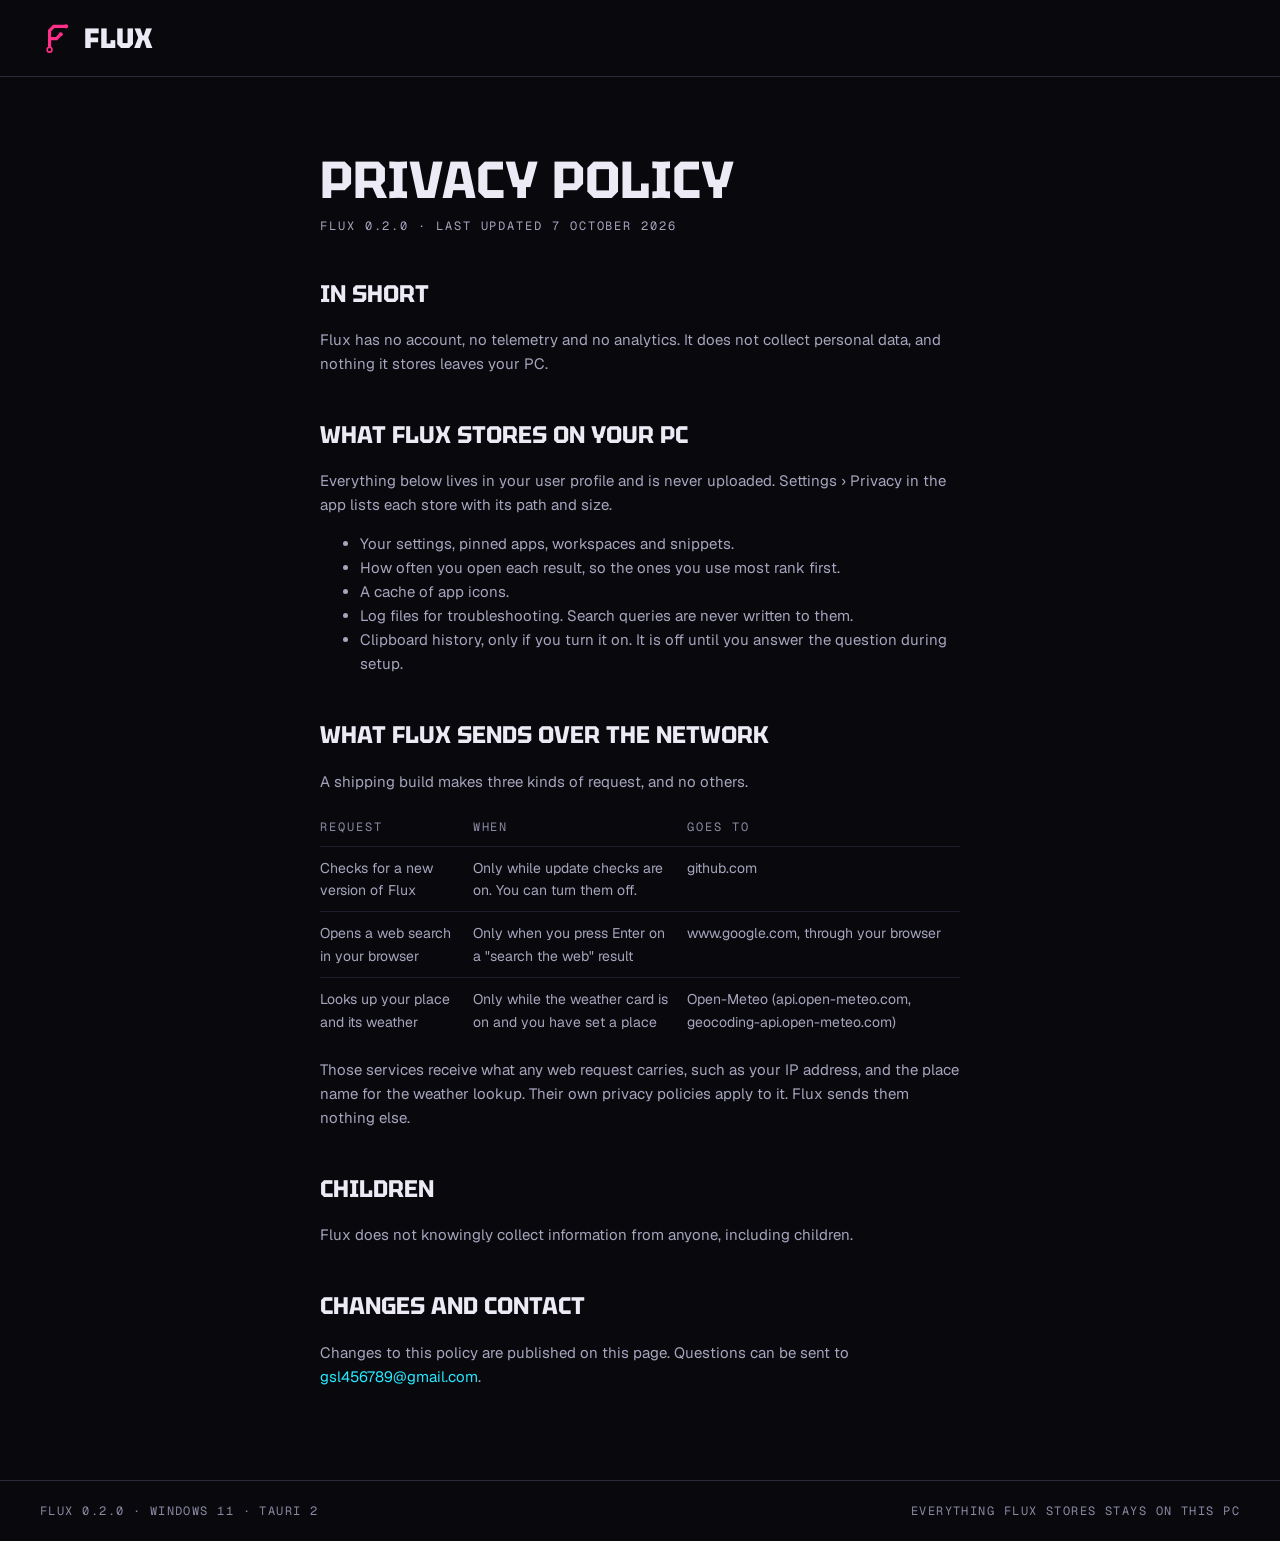
<file: flux-launcher/privacy.html>
<!doctype html>
<html lang="en">
<head>
<meta charset="utf-8">
<meta name="viewport" content="width=device-width, initial-scale=1">
<title>Flux privacy policy</title>
<meta name="description" content="What Flux stores, what it sends, and to whom. No account, no telemetry, no analytics.">
<meta name="theme-color" content="#08080d">
<link rel="icon" href="favicon.svg" type="image/svg+xml">
<link rel="stylesheet" href="styles.css">
<style>
  .policy { max-width: 720px; padding-block: clamp(40px, 6vw, 80px); }
  .policy h1 { margin: 0 0 8px; font-size: clamp(34px, 5vw, 52px); line-height: 1; }
  .policy h2 { margin: 40px 0 12px; font-size: 24px; }
  .policy p, .policy li { color: var(--fog); }
  .policy a { color: var(--cyan); }
  .policy table { width: 100%; border-collapse: collapse; margin-top: 12px; }
  .policy th, .policy td { text-align: left; vertical-align: top; padding: 10px 12px 10px 0; border-bottom: 1px solid var(--seam); }
  .policy td { color: var(--fog); }
</style>
</head>
<body>
<header class="top">
  <div class="wrap">
    <a href="./" class="brand" aria-label="Flux home">
      <svg width="34" height="34" viewBox="0 0 64 64" aria-hidden="true"><path d="M18 54V18L26 10H47M18 33H31L37 27" fill="none" stroke="#ff2e88" stroke-width="6"/><circle cx="18" cy="54" r="4.5" fill="#08080d" stroke="#ff2e88" stroke-width="3"/><circle cx="49" cy="10" r="4" fill="#ff2e88"/><circle cx="39" cy="25" r="4" fill="#ff2e88"/></svg>
      <span class="d">Flux</span>
    </a>
  </div>
</header>

<main class="wrap policy">
  <h1 class="d">Privacy policy</h1>
  <p class="lab">Flux 0.2.0 · Last updated 7 October 2026</p>

  <h2 class="d">In short</h2>
  <p>Flux has no account, no telemetry and no analytics. It does not collect personal data, and nothing it stores leaves your PC.</p>

  <h2 class="d">What Flux stores on your PC</h2>
  <p>Everything below lives in your user profile and is never uploaded. Settings › Privacy in the app lists each store with its path and size.</p>
  <ul>
    <li>Your settings, pinned apps, workspaces and snippets.</li>
    <li>How often you open each result, so the ones you use most rank first.</li>
    <li>A cache of app icons.</li>
    <li>Log files for troubleshooting. Search queries are never written to them.</li>
    <li>Clipboard history, only if you turn it on. It is off until you answer the question during setup.</li>
  </ul>

  <h2 class="d">What Flux sends over the network</h2>
  <p>A shipping build makes three kinds of request, and no others.</p>
  <table>
    <thead><tr><th class="lab">Request</th><th class="lab">When</th><th class="lab">Goes to</th></tr></thead>
    <tbody>
      <tr><td>Checks for a new version of Flux</td><td>Only while update checks are on. You can turn them off.</td><td>github.com</td></tr>
      <tr><td>Opens a web search in your browser</td><td>Only when you press Enter on a "search the web" result</td><td>www.google.com, through your browser</td></tr>
      <tr><td>Looks up your place and its weather</td><td>Only while the weather card is on and you have set a place</td><td>Open-Meteo (api.open-meteo.com, geocoding-api.open-meteo.com)</td></tr>
    </tbody>
  </table>
  <p>Those services receive what any web request carries, such as your IP address, and the place name for the weather lookup. Their own privacy policies apply to it. Flux sends them nothing else.</p>

  <h2 class="d">Children</h2>
  <p>Flux does not knowingly collect information from anyone, including children.</p>

  <h2 class="d">Changes and contact</h2>
  <p>Changes to this policy are published on this page. Questions can be sent to <a href="mailto:gsl456789@gmail.com">gsl456789@gmail.com</a>.</p>
</main>

<footer class="foot">
  <div class="wrap"><span>FLUX 0.2.0 · WINDOWS 11 · TAURI 2</span><span>EVERYTHING FLUX STORES STAYS ON THIS PC</span></div>
</footer>
</body>
</html>
</file>
<file: flux-launcher/styles.css>
/* Flux website — Signal noir (see DESIGN.md at the repo root).
 * Fonts are self-hosted copies of the app's bundled faces: no third-party
 * request on a site whose pitch is that the product makes almost none. */
@font-face {
  font-family: "Tektur";
  src: url("fonts/tektur-latin-wght-normal.woff2") format("woff2");
  font-weight: 400 900;
  font-display: swap;
}
@font-face {
  font-family: "Geist";
  src: url("fonts/geist-latin-wght-normal.woff2") format("woff2");
  font-weight: 100 900;
  font-display: swap;
}
@font-face {
  font-family: "Geist Mono";
  src: url("fonts/geist-mono-latin-wght-normal.woff2") format("woff2");
  font-weight: 100 900;
  font-display: swap;
}

:root {
  --void: #08080d;
  --panel: #0d0d14;
  --hull: #11111a;
  --seam: #1d1d2b;
  --wire: #2a2a3d;
  --line-art: #34344a;
  --ghost: #8a89a3;
  --fog: #a6a5bd;
  --bone: #ecebf5;
  --magenta: #ff2e88;
  --magenta-pressed: #e8297c;
  --cyan: #27e8ff;
  --caution: #ffd60a;
  --ember: #ff5a36;
  --title: "Tektur", "Geist", system-ui, sans-serif;
  --ui: "Geist", system-ui, sans-serif;
  --data: "Geist Mono", ui-monospace, monospace;
  --gutter: clamp(16px, 4vw, 40px);
  color-scheme: dark;
}

* { box-sizing: border-box; }
html { scroll-behavior: smooth; }
body {
  margin: 0;
  background: var(--void);
  color: var(--bone);
  font: 400 15px/1.6 var(--ui);
  -webkit-font-smoothing: antialiased;
}
::selection { background: var(--magenta); color: var(--void); }
a { color: inherit; text-decoration: none; }
a:hover { color: var(--cyan); }
:focus-visible { outline: 2px solid var(--cyan); outline-offset: 3px; }
::-webkit-scrollbar { width: 10px; }
::-webkit-scrollbar-track { background: var(--void); }
::-webkit-scrollbar-thumb { background: var(--wire); }

.wrap { max-width: 1360px; margin: 0 auto; padding: 0 var(--gutter); }
.d { font-family: var(--title); text-transform: uppercase; }
.m { font-family: var(--data); font-variant-numeric: tabular-nums; }
.lab { font: 400 12px/1.4 var(--data); letter-spacing: .16em; text-transform: uppercase; color: var(--ghost); }
.chamfer { clip-path: polygon(0 0, calc(100% - 12px) 0, 100% 12px, 100% 100%, 12px 100%, 0 calc(100% - 12px)); }
/* A clip also clips the outline, so focus drops the cut rather than the ring. */
.chamfer:focus-visible { clip-path: none; }
.panel { --c: 24px; background: var(--wire); padding: 1px; clip-path: polygon(0 0, calc(100% - var(--c)) 0, 100% var(--c), 100% 100%, var(--c) 100%, 0 calc(100% - var(--c))); }
.panel > * { background: var(--void); clip-path: inherit; height: 100%; }
.sr { position: absolute; width: 1px; height: 1px; overflow: hidden; clip: rect(0 0 0 0); white-space: nowrap; }

/* Header */
.top { border-bottom: 1px solid var(--wire); }
.top .wrap { display: flex; flex-wrap: wrap; align-items: center; gap: 8px 28px; min-height: 76px; }
.brand { display: flex; align-items: center; gap: 10px; }
.brand .d { font-size: 28px; font-weight: 800; }
.nav { flex: 1 1 380px; display: flex; flex-wrap: wrap; gap: 10px 26px; padding: 10px 0; font: 400 13px var(--data); letter-spacing: .14em; }

.btn {
  display: inline-flex; align-items: center; gap: 12px; height: 48px; padding: 0 22px;
  background: var(--magenta); color: var(--void);
  font: 700 15px var(--title); letter-spacing: .08em; text-transform: uppercase;
  transition: background .12s ease-out;
}
.btn:hover { color: var(--void); background: var(--magenta-pressed); }
.btn-lg { height: 58px; padding: 0 28px; font-size: 18px; }
.hdr-cta { margin-left: auto; }
@media (max-width: 600px) { .hdr-cta { display: none; } }

/* Hero */
.hero { border-bottom: 1px solid var(--wire); overflow: hidden; }
.hero .wrap { display: flex; flex-wrap: wrap; align-items: center; gap: 40px; padding-block: clamp(40px, 7vw, 96px); }
.hero-copy { flex: 1.15 1 520px; min-width: 0; display: flex; flex-direction: column; gap: 26px; }
.hero h1 { margin: 0; font-size: clamp(44px, 5.8vw, 86px); font-weight: 800; line-height: .92; letter-spacing: .01em; }
.hero h1 span { color: var(--fog); }
.lede { margin: 0; max-width: 46ch; font-size: 18px; color: var(--fog); }
.cta-row { display: flex; flex-wrap: wrap; gap: 14px; align-items: center; }
.cta-note { font: 400 12px/1.6 var(--data); color: var(--ghost); letter-spacing: .06em; }
.hero-art { flex: 1 1 420px; min-width: 0; }
.hero-art svg { display: block; width: 100%; height: auto; }

/* The one motion: a pulse runs along the cyan input lines into the aperture. */
.pulse { stroke-dasharray: 18 520; animation: pulse 3.2s cubic-bezier(.16, 1, .3, 1) infinite; }
@keyframes pulse { from { stroke-dashoffset: 540; } to { stroke-dashoffset: 0; } }
@media (prefers-reduced-motion: reduce) { .pulse { animation: none; stroke-dasharray: none; opacity: .5; } }

/* Stat strip */
.stats { border-bottom: 1px solid var(--wire); }
.stats .wrap { display: grid; grid-template-columns: repeat(auto-fit, minmax(min(100%, 200px), 1fr)); }
.stat { padding: 22px 20px; border-left: 1px solid var(--seam); }
.stat .v { font: 400 22px var(--data); margin-top: 6px; }
.stat .v.live { color: var(--cyan); }

/* Screenshots */
.shots { border-bottom: 1px solid var(--wire); padding-block: clamp(40px, 6vw, 80px); }
.shots h2 { margin: 0 0 24px; font-size: clamp(30px, 4vw, 44px); font-weight: 700; line-height: 1; }
.shot { display: block; border: 1px solid var(--wire); background: var(--panel); }
.shot:hover, .shot:focus-visible { border-color: var(--magenta); }
.shot img { display: block; width: 100%; height: auto; }
.shot-row { display: grid; grid-template-columns: repeat(auto-fit, minmax(min(100%, 260px), 1fr)); gap: 16px; margin-top: 16px; }
.shot-row figure { margin: 0; display: flex; flex-direction: column; gap: 10px; }

/* Sections */
main .body { display: flex; flex-direction: column; gap: clamp(32px, 5vw, 56px); padding-block: clamp(40px, 6vw, 80px); }
.sec { display: flex; flex-wrap: wrap; gap: 24px 48px; }
.sec-head { flex: 1 1 280px; display: flex; flex-direction: column; gap: 12px; }
.sec-head h2 { margin: 0; font-size: clamp(30px, 4vw, 44px); font-weight: 700; line-height: 1; }
.sec-head p { margin: 0; color: var(--fog); }
.sec-body { flex: 2 1 520px; min-width: 0; display: flex; flex-direction: column; gap: 18px; }
.brk { display: block; width: 100%; height: 24px; }

.grid { display: grid; padding: 1px 0 0 1px; }
.grid > * { margin: -1px 0 0 -1px; border: 1px solid var(--seam); padding: 16px 18px; display: flex; flex-direction: column; gap: 6px; min-width: 0; }
.finds { grid-template-columns: repeat(auto-fill, minmax(min(100%, 200px), 1fr)); }
.finds b { font: 400 12px var(--data); letter-spacing: .14em; color: var(--cyan); }
.desk { grid-template-columns: repeat(3, minmax(0, 1fr)); }
.desk .d { font-size: 22px; font-weight: 600; }
@media (max-width: 600px) { .desk { grid-template-columns: repeat(2, minmax(0, 1fr)); } }

.keys-inline { display: flex; flex-wrap: wrap; gap: 10px 18px; }
.keys-inline span { display: flex; align-items: center; gap: 10px; font-size: 14px; color: var(--fog); }
.key { padding: 7px 13px; background: var(--seam); color: var(--bone); font: 400 13px var(--data); }
.key.hot { background: var(--magenta); color: var(--void); }

.gauges { display: grid; grid-template-columns: repeat(3, minmax(0, 1fr)); gap: 14px; }
.gauges figure { margin: 0; display: flex; flex-direction: column; align-items: center; gap: 8px; }
.gauges svg { width: 100%; max-width: 200px; }
.spectrum svg { display: block; width: 100%; height: auto; }
.spectrum figcaption { display: flex; justify-content: space-between; margin-top: 6px; }
.sample { font: 400 12px var(--data); letter-spacing: .12em; color: var(--fog); }

table { border-collapse: collapse; width: 100%; font-size: 14px; }
th { text-align: left; padding: 14px 18px; border-bottom: 1px solid var(--seam); font-weight: 400; }
td { padding: 13px 18px; border-bottom: 1px solid #14141f; }
tr:last-child td { border-bottom: 0; }
td + td { color: var(--fog); }

.keylist { display: grid; grid-template-columns: repeat(auto-fit, minmax(min(100%, 300px), 1fr)); gap: 0 32px; }
.keylist div { display: flex; justify-content: space-between; align-items: center; gap: 14px; padding: 12px 0; border-bottom: 1px solid var(--seam); font-size: 14px; color: var(--fog); }

/* Closing band */
.close { position: relative; border-top: 1px solid var(--wire); overflow: hidden; }
.close svg { position: absolute; inset: 0; width: 100%; height: 100%; }
.close .wrap { position: relative; display: flex; flex-wrap: wrap; justify-content: space-between; align-items: center; gap: 24px; padding-block: clamp(56px, 8vw, 110px); }
.close h2 { margin: 0; font-size: clamp(36px, 6vw, 72px); font-weight: 800; line-height: .95; background: var(--void); padding: 6px 10px 6px 0; }
.dl-file { font: 400 12px/1.6 var(--data); color: var(--ghost); letter-spacing: .06em; background: var(--void); padding: 4px 0; }

.foot { border-top: 1px solid var(--wire); }
.foot .wrap { display: flex; flex-wrap: wrap; justify-content: space-between; gap: 12px; padding-block: 22px; font: 400 12px var(--data); letter-spacing: .12em; color: var(--ghost); }
</file>
